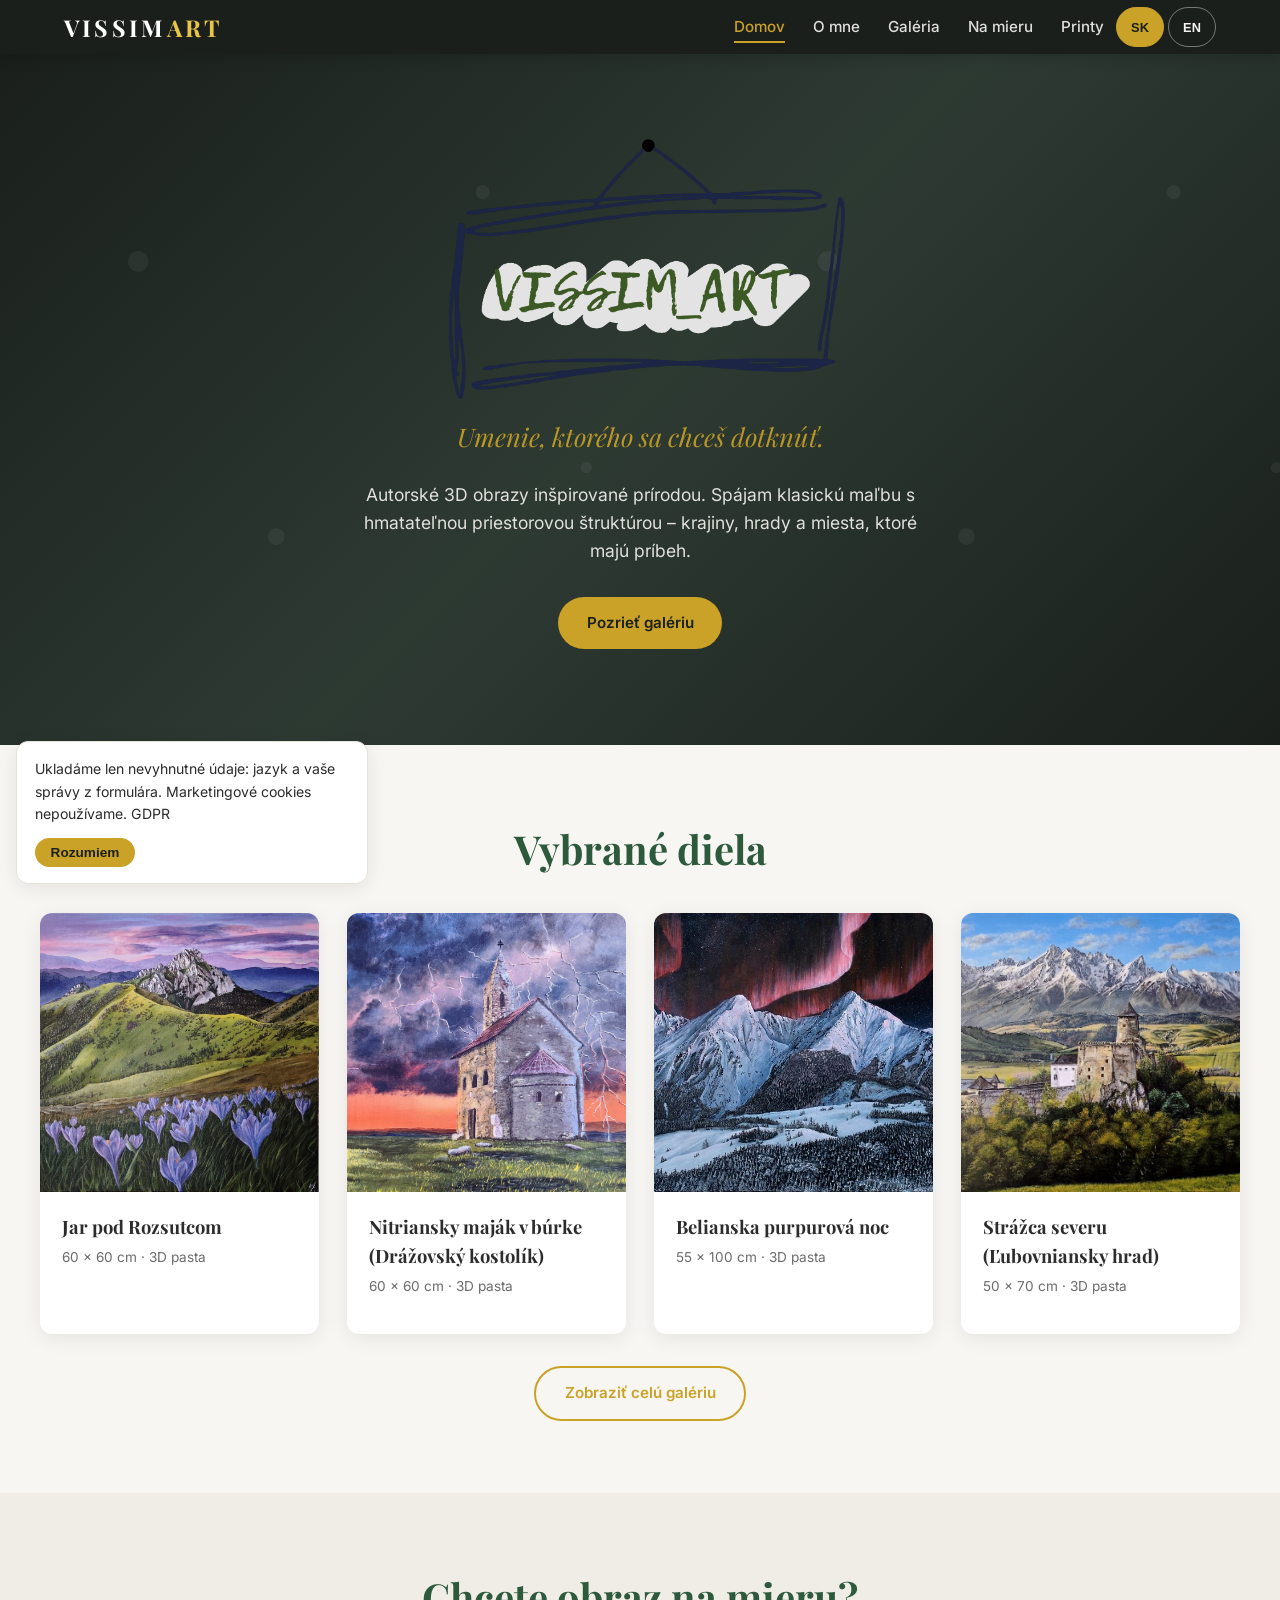
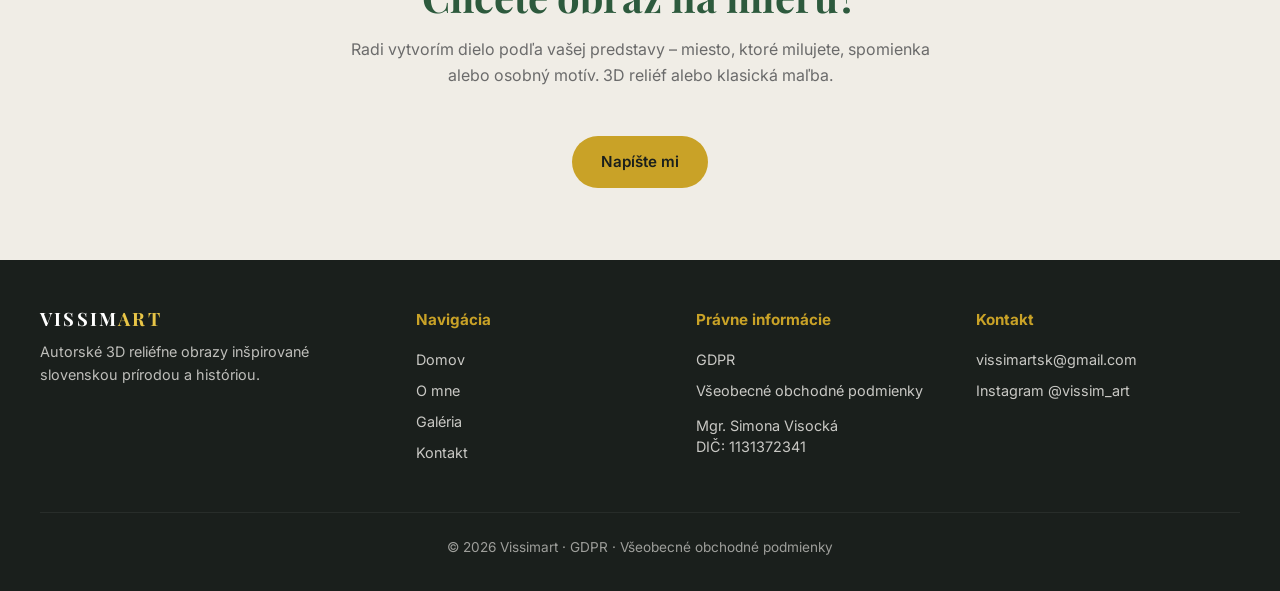
<file: index.html>
<!DOCTYPE html>
<html lang="sk">
<head>
  <meta charset="UTF-8">
  <meta name="viewport" content="width=device-width, initial-scale=1.0">
  <title>Vissimart – Umenie, ktorého sa chceš dotknúť</title>
  <meta name="description" content="Autorské 3D reliéfne obrazy Simony Visockej inšpirované slovenskou prírodou, hradmi a krajinou.">
  <link rel="preconnect" href="https://fonts.googleapis.com">
  <link rel="preconnect" href="https://fonts.gstatic.com" crossorigin>
  <link href="https://fonts.googleapis.com/css2?family=Inter:wght@400;500;600;700&family=Playfair+Display:ital,wght@0,600;0,700;1,400&display=swap" rel="stylesheet">
  <link rel="icon" href="favicon.svg">
  <link rel="stylesheet" href="css/styles.css?v=156">
</head>
<body class="lang-sk">
    <header class="site-header">
    <div class="header-inner">
      <a href="index.html" class="logo">VISSIM<span class="logo-art">ART</span></a>
      <button class="menu-toggle" aria-label="Menu">☰</button>
            <nav class="nav">
        <a href="index.html" class="active"><span data-lang="sk">Domov</span><span data-lang="en">Home</span></a>
        <a href="about.html"><span data-lang="sk">O mne</span><span data-lang="en">About</span></a>
        <a href="gallery.html"><span data-lang="sk">Galéria</span><span data-lang="en">Gallery</span></a>
        <a href="custom.html"><span data-lang="sk">Na mieru</span><span data-lang="en">Custom</span></a>
        <a href="prints.html"><span data-lang="sk">Printy</span><span data-lang="en">Prints</span></a>
      </nav>
      <div class="lang-switch">
        <button type="button" class="lang-btn active" data-set-lang="sk">SK</button>
        <button type="button" class="lang-btn" data-set-lang="en">EN</button>
      </div>
    </div>
  </header>

  <section class="hero">
    <div class="hero-content">
      <h1 class="hero-title"><img class="hero-logo" src="images/logo-sign.png?v=156" alt="Vissimart"></h1>
      <p class="tagline">
        <span data-lang="sk">Umenie, ktorého sa chceš dotknúť.</span>
        <span data-lang="en">Art you want to touch.</span>
      </p>
      <p>
        <span data-lang="sk">Autorské 3D obrazy inšpirované prírodou. Spájam klasickú maľbu s hmatateľnou priestorovou štruktúrou – krajiny, hrady a miesta, ktoré majú príbeh.</span>
        <span data-lang="en">Original 3D paintings inspired by nature. I combine classical painting with tangible spatial structure – landscapes, castles and places that have a story.</span>
      </p>
      <a href="gallery.html" class="btn">
        <span data-lang="sk">Pozrieť galériu</span>
        <span data-lang="en">View Gallery</span>
      </a>
    </div>
  </section>

  <section class="section">
    <div class="section-inner">
      <h2 class="section-title">
        <span data-lang="sk">Vybrané diela</span>
        <span data-lang="en">Featured Works</span>
      </h2>

      <div class="featured-grid">
        <a href="gallery.html" class="art-card" data-art-id="rozsutec">
          <div class="art-card-image">
            <img src="images/rozsutec.jpg" alt="">
          </div>
          <div class="art-card-body">
            <h3>
              <span data-lang="sk">Jar pod Rozsutcom</span>
              <span data-lang="en">Spring under Rozsutec</span>
            </h3>
            <p class="meta">60 × 60 cm · 3D pasta</p>
          </div>
        </a>

        <a href="gallery.html" class="art-card" data-art-id="drazovce">
          <div class="art-card-image">
            <img src="images/drazovce.jpg" alt="">
          </div>
          <div class="art-card-body">
            <h3>
              <span data-lang="sk">Nitriansky maják v búrke (Drážovský kostolík)</span>
              <span data-lang="en">Nitra Lighthouse in the Storm (Drážovce Church)</span>
            </h3>
            <p class="meta">60 × 60 cm · 3D pasta</p>
          </div>
        </a>

        <a href="gallery.html" class="art-card" data-art-id="belianska">
          <div class="art-card-image">
            <img src="images/belianska.jpg" alt="">
          </div>
          <div class="art-card-body">
            <h3>
              <span data-lang="sk">Belianska purpurová noc</span>
              <span data-lang="en">Belianske Purple Night</span>
            </h3>
            <p class="meta">55 × 100 cm · 3D pasta</p>
          </div>
        </a>

        <a href="gallery.html" class="art-card" data-art-id="lubovna">
          <div class="art-card-image">
            <img src="images/lubovna.jpg" alt="">
          </div>
          <div class="art-card-body">
            <h3>
              <span data-lang="sk">Strážca severu (Ľubovniansky hrad)</span>
              <span data-lang="en">Guardian of the North (Ľubovňa Castle)</span>
            </h3>
            <p class="meta">50 × 70 cm · 3D pasta</p>
          </div>
        </a>
      </div>

      <div class="text-center mt-2">
        <a href="gallery.html" class="btn btn-outline">
          <span data-lang="sk">Zobraziť celú galériu</span>
          <span data-lang="en">View Full Gallery</span>
        </a>
      </div>
    </div>
  </section>

  <section class="section" style="background: #f0ede6;">
    <div class="section-inner text-center">
      <h2 class="section-title">
        <span data-lang="sk">Chcete obraz na mieru?</span>
        <span data-lang="en">Want a custom painting?</span>
      </h2>
      <p class="section-subtitle">
        <span data-lang="sk">Radi vytvorím dielo podľa vašej predstavy – miesto, ktoré milujete, spomienka alebo osobný motív. 3D reliéf alebo klasická maľba.</span>
        <span data-lang="en">I will gladly create a work according to your idea – a place you love, a memory or a personal motif. 3D relief or classical painting.</span>
      </p>
      <a href="contact.html" class="btn">
        <span data-lang="sk">Napíšte mi</span>
        <span data-lang="en">Contact me</span>
      </a>
    </div>
  </section>

    <footer class="site-footer">
    <div class="footer-inner footer-grid-4">
      <div class="footer-brand">
        <a href="index.html" class="logo">VISSIM<span class="logo-art">ART</span></a>
        <p>
          <span data-lang="sk">Autorské 3D reliéfne obrazy inšpirované slovenskou prírodou a históriou.</span>
          <span data-lang="en">Original 3D relief paintings inspired by Slovak nature and history.</span>
        </p>
      </div>
      <div class="footer-links">
        <h4><span data-lang="sk">Navigácia</span><span data-lang="en">Navigation</span></h4>
        <a href="index.html"><span data-lang="sk">Domov</span><span data-lang="en">Home</span></a>
        <a href="about.html"><span data-lang="sk">O mne</span><span data-lang="en">About</span></a>
        <a href="gallery.html"><span data-lang="sk">Galéria</span><span data-lang="en">Gallery</span></a>
        <a href="contact.html"><span data-lang="sk">Kontakt</span><span data-lang="en">Contact</span></a>
      </div>
      <div class="footer-links">
        <h4><span data-lang="sk">Právne informácie</span><span data-lang="en">Legal</span></h4>
        <a href="gdpr.html">GDPR</a>
        <a href="vop.html"><span data-lang="sk">Všeobecné obchodné podmienky</span><span data-lang="en">Terms and conditions</span></a>
        <p class="footer-legal-id">Mgr. Simona Visocká<br>DIČ: 1131372341</p>
      </div>
      <div class="footer-links">
        <h4><span data-lang="sk">Kontakt</span><span data-lang="en">Contact</span></h4>
        <a href="mailto:vissimartsk@gmail.com">vissimartsk@gmail.com</a>
        <a href="https://www.instagram.com/vissim_art/" target="_blank" rel="noopener">Instagram @vissim_art</a>
      </div>
    </div>
    <div class="footer-bottom">
      © 2026 Vissimart · <a href="gdpr.html">GDPR</a> · <a href="vop.html"><span data-lang="sk">Všeobecné obchodné podmienky</span><span data-lang="en">Terms and conditions</span></a>
    </div>
  </footer>
  <div class="cookie-banner" id="cookie-banner" hidden>
    <p>
      <span data-lang="sk">Ukladáme len nevyhnutné údaje: jazyk a vaše správy z formulára. Marketingové cookies nepoužívame.</span>
      <span data-lang="en">We only store what is necessary: language and your form messages. We do not use marketing cookies.</span>
      <a href="gdpr.html">GDPR</a>
    </p>
    <button type="button" class="btn" id="cookie-ok"><span data-lang="sk">Rozumiem</span><span data-lang="en">I understand</span></button>
  </div>

  <script src="js/script.js?v=156"></script>
</body>
</html>
</file>
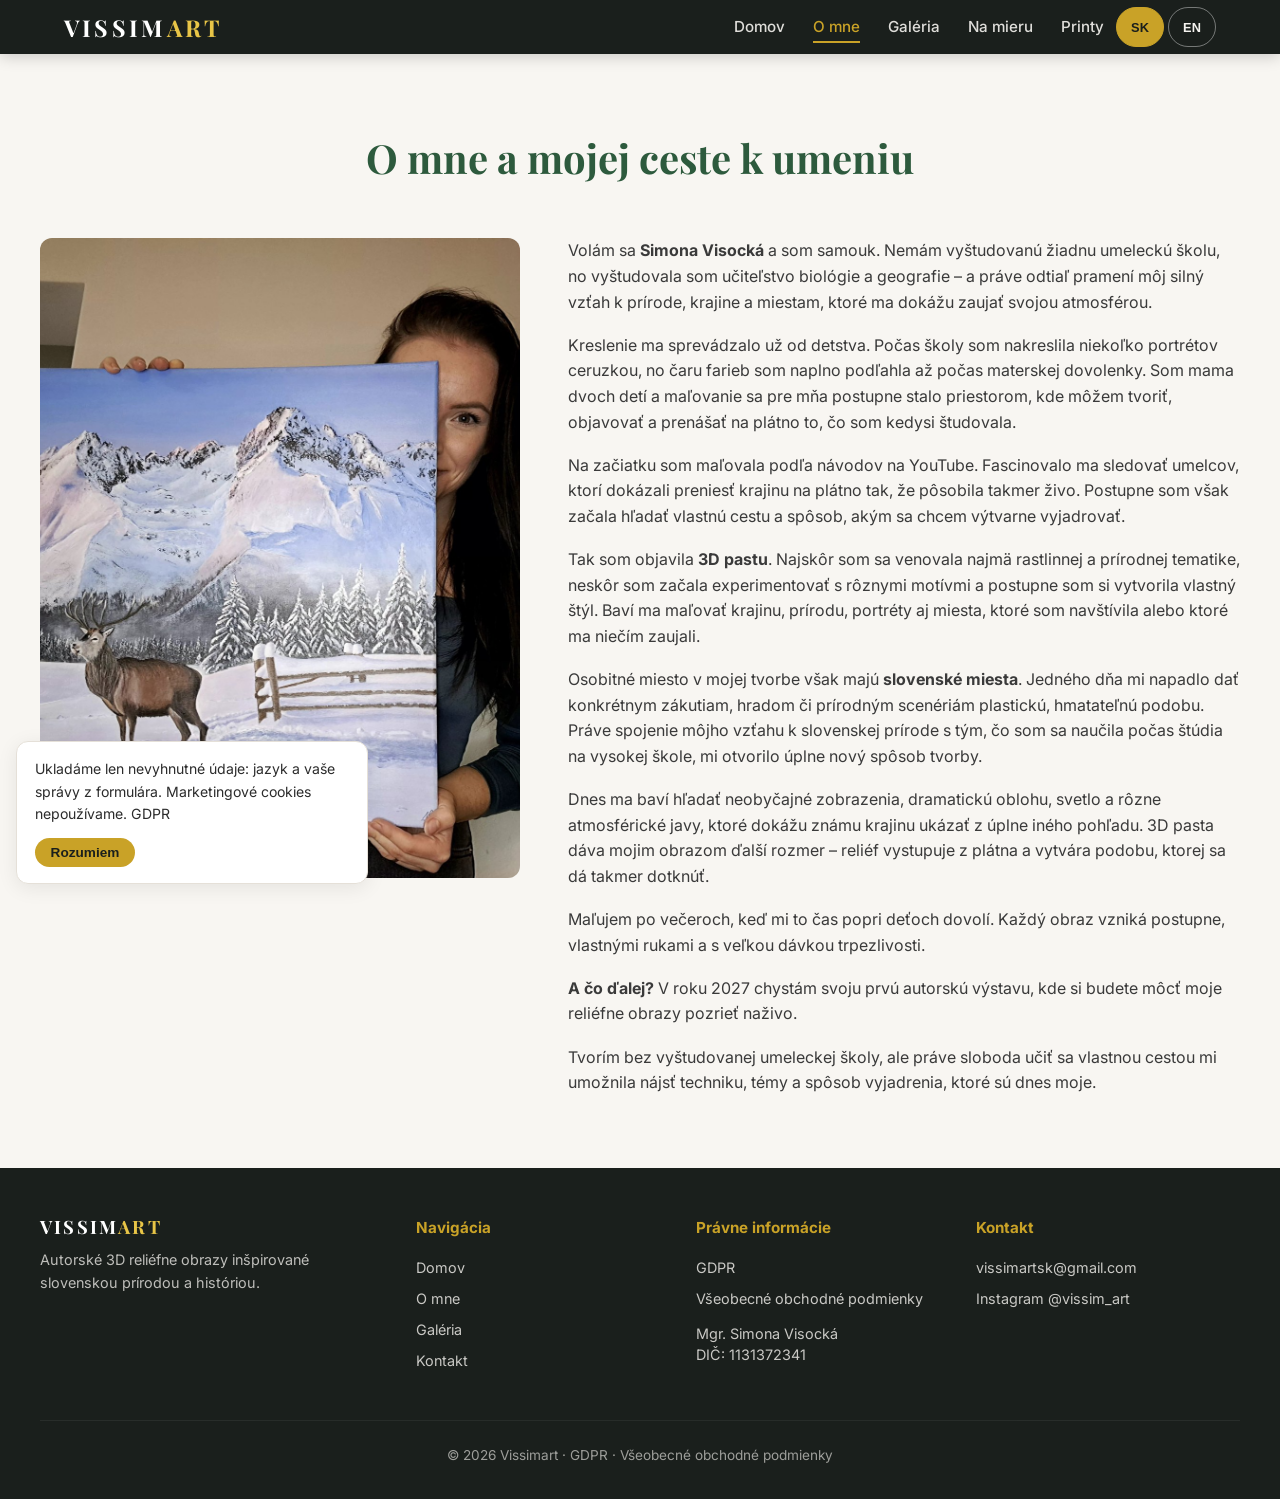
<file: about.html>
<!DOCTYPE html>
<html lang="sk">
<head>
  <meta charset="UTF-8">
  <meta name="viewport" content="width=device-width, initial-scale=1.0">
  <title>O mne – Vissimart | Simona Visocká</title>
  <meta name="description" content="Príbeh Simony Visockej – samouk, mama, umelkyňa 3D reliéfnych obrazov inšpirovaných slovenskou prírodou.">
  <link rel="preconnect" href="https://fonts.googleapis.com">
  <link rel="preconnect" href="https://fonts.gstatic.com" crossorigin>
  <link href="https://fonts.googleapis.com/css2?family=Inter:wght@400;500;600;700&family=Playfair+Display:ital,wght@0,600;0,700;1,400&display=swap" rel="stylesheet">
  <link rel="icon" href="favicon.svg">
  <link rel="stylesheet" href="css/styles.css?v=156">
</head>
<body class="lang-sk">
    <header class="site-header">
    <div class="header-inner">
      <a href="index.html" class="logo">VISSIM<span class="logo-art">ART</span></a>
      <button class="menu-toggle" aria-label="Menu">☰</button>
            <nav class="nav">
        <a href="index.html"><span data-lang="sk">Domov</span><span data-lang="en">Home</span></a>
        <a href="about.html" class="active"><span data-lang="sk">O mne</span><span data-lang="en">About</span></a>
        <a href="gallery.html"><span data-lang="sk">Galéria</span><span data-lang="en">Gallery</span></a>
        <a href="custom.html"><span data-lang="sk">Na mieru</span><span data-lang="en">Custom</span></a>
        <a href="prints.html"><span data-lang="sk">Printy</span><span data-lang="en">Prints</span></a>
      </nav>
      <div class="lang-switch">
        <button type="button" class="lang-btn active" data-set-lang="sk">SK</button>
        <button type="button" class="lang-btn" data-set-lang="en">EN</button>
      </div>
    </div>
  </header>

  <section class="section">
    <div class="section-inner">
      <h1 class="section-title">
        <span data-lang="sk">O mne a mojej ceste k umeniu</span>
        <span data-lang="en">About me and my journey to art</span>
      </h1>

      <div class="about-content" style="margin-top: 3rem;">
        <div class="about-image">
          <img src="images/artist.jpg" alt="Simona Visocká">
        </div>

        <div class="about-text">
          <div class="block-sk">
            <p>Volám sa <strong>Simona Visocká</strong> a som samouk. Nemám vyštudovanú žiadnu umeleckú školu, no vyštudovala som učiteľstvo biológie a geografie – a práve odtiaľ pramení môj silný vzťah k prírode, krajine a miestam, ktoré ma dokážu zaujať svojou atmosférou.</p>

            <p>Kreslenie ma sprevádzalo už od detstva. Počas školy som nakreslila niekoľko portrétov ceruzkou, no čaru farieb som naplno podľahla až počas materskej dovolenky. Som mama dvoch detí a maľovanie sa pre mňa postupne stalo priestorom, kde môžem tvoriť, objavovať a prenášať na plátno to, čo som kedysi študovala.</p>

            <p>Na začiatku som maľovala podľa návodov na YouTube. Fascinovalo ma sledovať umelcov, ktorí dokázali preniesť krajinu na plátno tak, že pôsobila takmer živo. Postupne som však začala hľadať vlastnú cestu a spôsob, akým sa chcem výtvarne vyjadrovať.</p>

            <p>Tak som objavila <strong>3D pastu</strong>. Najskôr som sa venovala najmä rastlinnej a prírodnej tematike, neskôr som začala experimentovať s rôznymi motívmi a postupne som si vytvorila vlastný štýl. Baví ma maľovať krajinu, prírodu, portréty aj miesta, ktoré som navštívila alebo ktoré ma niečím zaujali.</p>

            <p>Osobitné miesto v mojej tvorbe však majú <strong>slovenské miesta</strong>. Jedného dňa mi napadlo dať konkrétnym zákutiam, hradom či prírodným scenériám plastickú, hmatateľnú podobu. Práve spojenie môjho vzťahu k slovenskej prírode s tým, čo som sa naučila počas štúdia na vysokej škole, mi otvorilo úplne nový spôsob tvorby.</p>

            <p>Dnes ma baví hľadať neobyčajné zobrazenia, dramatickú oblohu, svetlo a rôzne atmosférické javy, ktoré dokážu známu krajinu ukázať z úplne iného pohľadu. 3D pasta dáva mojim obrazom ďalší rozmer – reliéf vystupuje z plátna a vytvára podobu, ktorej sa dá takmer dotknúť.</p>

            <p>Maľujem po večeroch, keď mi to čas popri deťoch dovolí. Každý obraz vzniká postupne, vlastnými rukami a s veľkou dávkou trpezlivosti.</p>

            <p><strong>A čo ďalej?</strong> V roku 2027 chystám svoju prvú autorskú výstavu, kde si budete môcť moje reliéfne obrazy pozrieť naživo.</p>

            <p>Tvorím bez vyštudovanej umeleckej školy, ale práve sloboda učiť sa vlastnou cestou mi umožnila nájsť techniku, témy a spôsob vyjadrenia, ktoré sú dnes moje.</p>
          </div>

          <div class="block-en">
            <p>My name is <strong>Simona Visocká</strong> and I am self-taught. I do not have a formal art education, but I studied biology and geography teaching – and that is where my strong connection to nature, landscape and places that captivate me with their atmosphere comes from.</p>

            <p>Drawing has accompanied me since childhood. During school I drew several pencil portraits, but I fully surrendered to the magic of colour during maternity leave. I am a mother of two and painting gradually became a space where I can create, explore and transfer onto canvas what I once studied.</p>

            <p>At the beginning I painted following YouTube tutorials. I was fascinated by artists who could transfer a landscape onto canvas so that it almost seemed alive. Gradually, however, I began to search for my own path and the way I want to express myself artistically.</p>

            <p>That is how I discovered <strong>3D paste</strong>. At first I focused mainly on plant and nature themes, later I began experimenting with different motifs and gradually developed my own style. I enjoy painting landscapes, nature, portraits and places I have visited or that somehow intrigued me.</p>

            <p>A special place in my work belongs to <strong>Slovak locations</strong>. One day it occurred to me to give specific corners, castles or natural scenery a plastic, tangible form. The combination of my relationship to Slovak nature with what I learned during university studies opened up a completely new way of creating.</p>

            <p>Today I enjoy searching for unusual depictions, dramatic skies, light and various atmospheric phenomena that can show a familiar landscape from a completely different perspective. 3D paste gives my paintings another dimension – the relief rises from the canvas and creates a form that you can almost touch.</p>

            <p>I paint in the evenings, when time with the children allows. Every painting is created gradually, by my own hands and with a great deal of patience.</p>

            <p><strong>What next?</strong> In 2027 I am preparing my first solo exhibition, where you will be able to see my relief paintings in person.</p>

            <p>I create without a formal art school education, but it is precisely the freedom to learn my own way that allowed me to find the technique, themes and means of expression that are mine today.</p>
          </div>
        </div>
      </div>
    </div>
  </section>

    <footer class="site-footer">
    <div class="footer-inner footer-grid-4">
      <div class="footer-brand">
        <a href="index.html" class="logo">VISSIM<span class="logo-art">ART</span></a>
        <p>
          <span data-lang="sk">Autorské 3D reliéfne obrazy inšpirované slovenskou prírodou a históriou.</span>
          <span data-lang="en">Original 3D relief paintings inspired by Slovak nature and history.</span>
        </p>
      </div>
      <div class="footer-links">
        <h4><span data-lang="sk">Navigácia</span><span data-lang="en">Navigation</span></h4>
        <a href="index.html"><span data-lang="sk">Domov</span><span data-lang="en">Home</span></a>
        <a href="about.html"><span data-lang="sk">O mne</span><span data-lang="en">About</span></a>
        <a href="gallery.html"><span data-lang="sk">Galéria</span><span data-lang="en">Gallery</span></a>
        <a href="contact.html"><span data-lang="sk">Kontakt</span><span data-lang="en">Contact</span></a>
      </div>
      <div class="footer-links">
        <h4><span data-lang="sk">Právne informácie</span><span data-lang="en">Legal</span></h4>
        <a href="gdpr.html">GDPR</a>
        <a href="vop.html"><span data-lang="sk">Všeobecné obchodné podmienky</span><span data-lang="en">Terms and conditions</span></a>
        <p class="footer-legal-id">Mgr. Simona Visocká<br>DIČ: 1131372341</p>
      </div>
      <div class="footer-links">
        <h4><span data-lang="sk">Kontakt</span><span data-lang="en">Contact</span></h4>
        <a href="mailto:vissimartsk@gmail.com">vissimartsk@gmail.com</a>
        <a href="https://www.instagram.com/vissim_art/" target="_blank" rel="noopener">Instagram @vissim_art</a>
      </div>
    </div>
    <div class="footer-bottom">
      © 2026 Vissimart · <a href="gdpr.html">GDPR</a> · <a href="vop.html"><span data-lang="sk">Všeobecné obchodné podmienky</span><span data-lang="en">Terms and conditions</span></a>
    </div>
  </footer>
  <div class="cookie-banner" id="cookie-banner" hidden>
    <p>
      <span data-lang="sk">Ukladáme len nevyhnutné údaje: jazyk a vaše správy z formulára. Marketingové cookies nepoužívame.</span>
      <span data-lang="en">We only store what is necessary: language and your form messages. We do not use marketing cookies.</span>
      <a href="gdpr.html">GDPR</a>
    </p>
    <button type="button" class="btn" id="cookie-ok"><span data-lang="sk">Rozumiem</span><span data-lang="en">I understand</span></button>
  </div>

  <script src="js/script.js?v=156"></script>
</body>
</html>
</file>
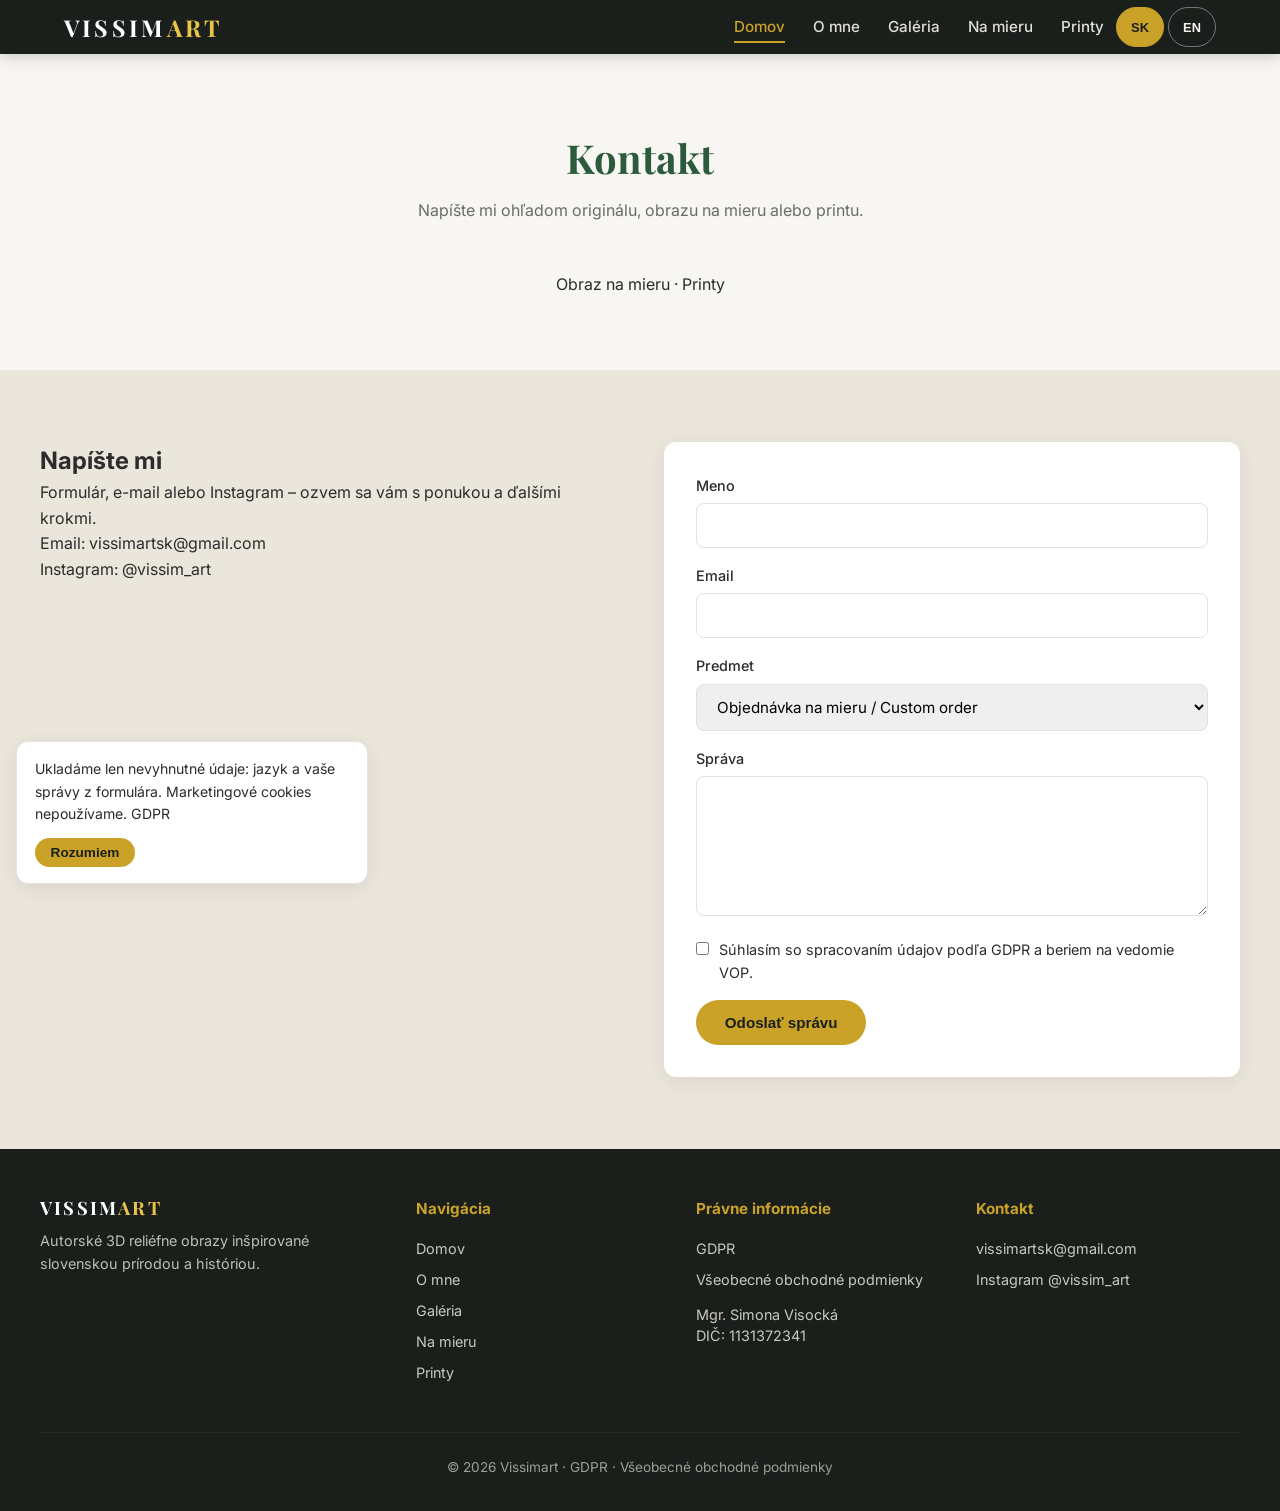
<file: contact.html>
<!DOCTYPE html>
<html lang="sk">
<head>
  <meta charset="UTF-8">
  <meta name="viewport" content="width=device-width, initial-scale=1.0">
  <title>Kontakt – Vissimart</title>
  <meta name="description" content="Kontaktujte Simonu Visockú.">
  <link rel="preconnect" href="https://fonts.googleapis.com">
  <link rel="preconnect" href="https://fonts.gstatic.com" crossorigin>
  <link href="https://fonts.googleapis.com/css2?family=Inter:wght@400;500;600;700&family=Playfair+Display:ital,wght@0,600;0,700;1,400&display=swap" rel="stylesheet">
  <link rel="icon" href="favicon.svg">
  <link rel="stylesheet" href="css/styles.css?v=156">
</head>
<body class="lang-sk">
  <header class="site-header">
    <div class="header-inner">
      <a href="index.html" class="logo">VISSIM<span class="logo-art">ART</span></a>
      <button class="menu-toggle" aria-label="Menu">☰</button>
      <nav class="nav">
        <a href="index.html" class="active"><span data-lang="sk">Domov</span><span data-lang="en">Home</span></a>
        <a href="about.html"><span data-lang="sk">O mne</span><span data-lang="en">About</span></a>
        <a href="gallery.html"><span data-lang="sk">Galéria</span><span data-lang="en">Gallery</span></a>
        <a href="custom.html"><span data-lang="sk">Na mieru</span><span data-lang="en">Custom</span></a>
        <a href="prints.html"><span data-lang="sk">Printy</span><span data-lang="en">Prints</span></a>
      </nav>
      <div class="lang-switch">
        <button type="button" class="lang-btn active" data-set-lang="sk">SK</button>
        <button type="button" class="lang-btn" data-set-lang="en">EN</button>
      </div>
    </div>
  </header>
  <section class="section">
    <div class="section-inner text-center">
      <h1 class="section-title"><span data-lang="sk">Kontakt</span><span data-lang="en">Contact</span></h1>
      <p class="section-subtitle">
        <span data-lang="sk">Napíšte mi ohľadom originálu, obrazu na mieru alebo printu.</span>
        <span data-lang="en">Write to me about an original, a custom painting or a print.</span>
      </p>
      <p class="mt-2">
        <a href="custom.html"><span data-lang="sk">Obraz na mieru</span><span data-lang="en">Custom painting</span></a>
        ·
        <a href="prints.html"><span data-lang="sk">Printy</span><span data-lang="en">Prints</span></a>
      </p>
    </div>
  </section>
<section id="formular" class="section" style="background:#ebe6dc">
    <div class="contact-grid section-inner">
      <div>
        <h2><span data-lang="sk">Napíšte mi</span><span data-lang="en">Write to me</span></h2>
        <p data-lang="sk">Formulár, e-mail alebo Instagram – ozvem sa vám s ponukou a ďalšími krokmi.</p>
        <p data-lang="en">Form, e-mail or Instagram – I will get back to you with a proposal and next steps.</p>
        <p>Email: <a href="mailto:vissimartsk@gmail.com">vissimartsk@gmail.com</a></p>
        <p>Instagram: <a href="https://www.instagram.com/vissim_art/" target="_blank" rel="noopener">@vissim_art</a></p>
      </div>
      <form class="contact-form" id="contact-form" action="send.php" method="post">
        <input class="hp" type="text" name="website" tabindex="-1" autocomplete="off">
        <label><span data-lang="sk">Meno</span><span data-lang="en">Name</span>
          <input required name="name" maxlength="120">
        </label>
        <label>Email
          <input required type="email" name="email" maxlength="180">
        </label>
        <label><span data-lang="sk">Predmet</span><span data-lang="en">Subject</span>
          <select name="subject">
            <option value="commission">Objednávka na mieru / Custom order</option>
            <option value="print">Print</option>
            <option value="interest">Záujem o originál / Interest in original</option>
          </select>
        </label>
        <label><span data-lang="sk">Správa</span><span data-lang="en">Message</span>
          <textarea required name="message" rows="6" maxlength="5000"></textarea>
        </label>
        <label class="check">
          <input required type="checkbox" name="consent" value="1">
          <span data-lang="sk">Súhlasím so spracovaním údajov podľa GDPR a beriem na vedomie VOP.</span>
          <span data-lang="en">I agree to data processing under GDPR and acknowledge the terms (VOP).</span>
        </label>
        <button class="btn" type="submit"><span data-lang="sk">Odoslať správu</span><span data-lang="en">Send message</span></button>
        <p class="form-error" id="form-error" hidden></p>
        <p class="form-ok" id="form-ok" hidden>
          <span data-lang="sk">Ďakujem, správa bola odoslaná. Ozvem sa vám e-mailom.</span>
          <span data-lang="en">Thank you, your message was sent. I will reply by e-mail.</span>
        </p>
      </form>
    </div>
  </section>

  <footer class="site-footer">
    <div class="footer-inner footer-grid-4">
      <div class="footer-brand">
        <a href="index.html" class="logo">VISSIM<span class="logo-art">ART</span></a>
        <p>
          <span data-lang="sk">Autorské 3D reliéfne obrazy inšpirované slovenskou prírodou a históriou.</span>
          <span data-lang="en">Original 3D relief paintings inspired by Slovak nature and history.</span>
        </p>
      </div>
      <div class="footer-links">
        <h4><span data-lang="sk">Navigácia</span><span data-lang="en">Navigation</span></h4>
        <a href="index.html"><span data-lang="sk">Domov</span><span data-lang="en">Home</span></a>
        <a href="about.html"><span data-lang="sk">O mne</span><span data-lang="en">About</span></a>
        <a href="gallery.html"><span data-lang="sk">Galéria</span><span data-lang="en">Gallery</span></a>
        <a href="contact.html"><span data-lang="sk">Na mieru</span><span data-lang="en">Custom</span></a>
        <a href="prints.html"><span data-lang="sk">Printy</span><span data-lang="en">Prints</span></a>
      </div>
      <div class="footer-links">
        <h4><span data-lang="sk">Právne informácie</span><span data-lang="en">Legal</span></h4>
        <a href="gdpr.html">GDPR</a>
        <a href="vop.html"><span data-lang="sk">Všeobecné obchodné podmienky</span><span data-lang="en">Terms and conditions</span></a>
        <p class="footer-legal-id">Mgr. Simona Visocká<br>DIČ: 1131372341</p>
      </div>
      <div class="footer-links">
        <h4><span data-lang="sk">Kontakt</span><span data-lang="en">Contact</span></h4>
        <a href="mailto:vissimartsk@gmail.com">vissimartsk@gmail.com</a>
        <a href="https://www.instagram.com/vissim_art/" target="_blank" rel="noopener">Instagram @vissim_art</a>
      </div>
    </div>
    <div class="footer-bottom">
      © 2026 Vissimart · <a href="gdpr.html">GDPR</a> · <a href="vop.html"><span data-lang="sk">Všeobecné obchodné podmienky</span><span data-lang="en">Terms and conditions</span></a>
    </div>
  </footer>
  <div class="cookie-banner" id="cookie-banner" hidden>
    <p>
      <span data-lang="sk">Ukladáme len nevyhnutné údaje: jazyk a vaše správy z formulára. Marketingové cookies nepoužívame.</span>
      <span data-lang="en">We only store what is necessary: language and your form messages. We do not use marketing cookies.</span>
      <a href="gdpr.html">GDPR</a>
    </p>
    <button type="button" class="btn" id="cookie-ok"><span data-lang="sk">Rozumiem</span><span data-lang="en">I understand</span></button>
  </div>
  <script src="js/script.js?v=156"></script>
</body>
</html>
</file>
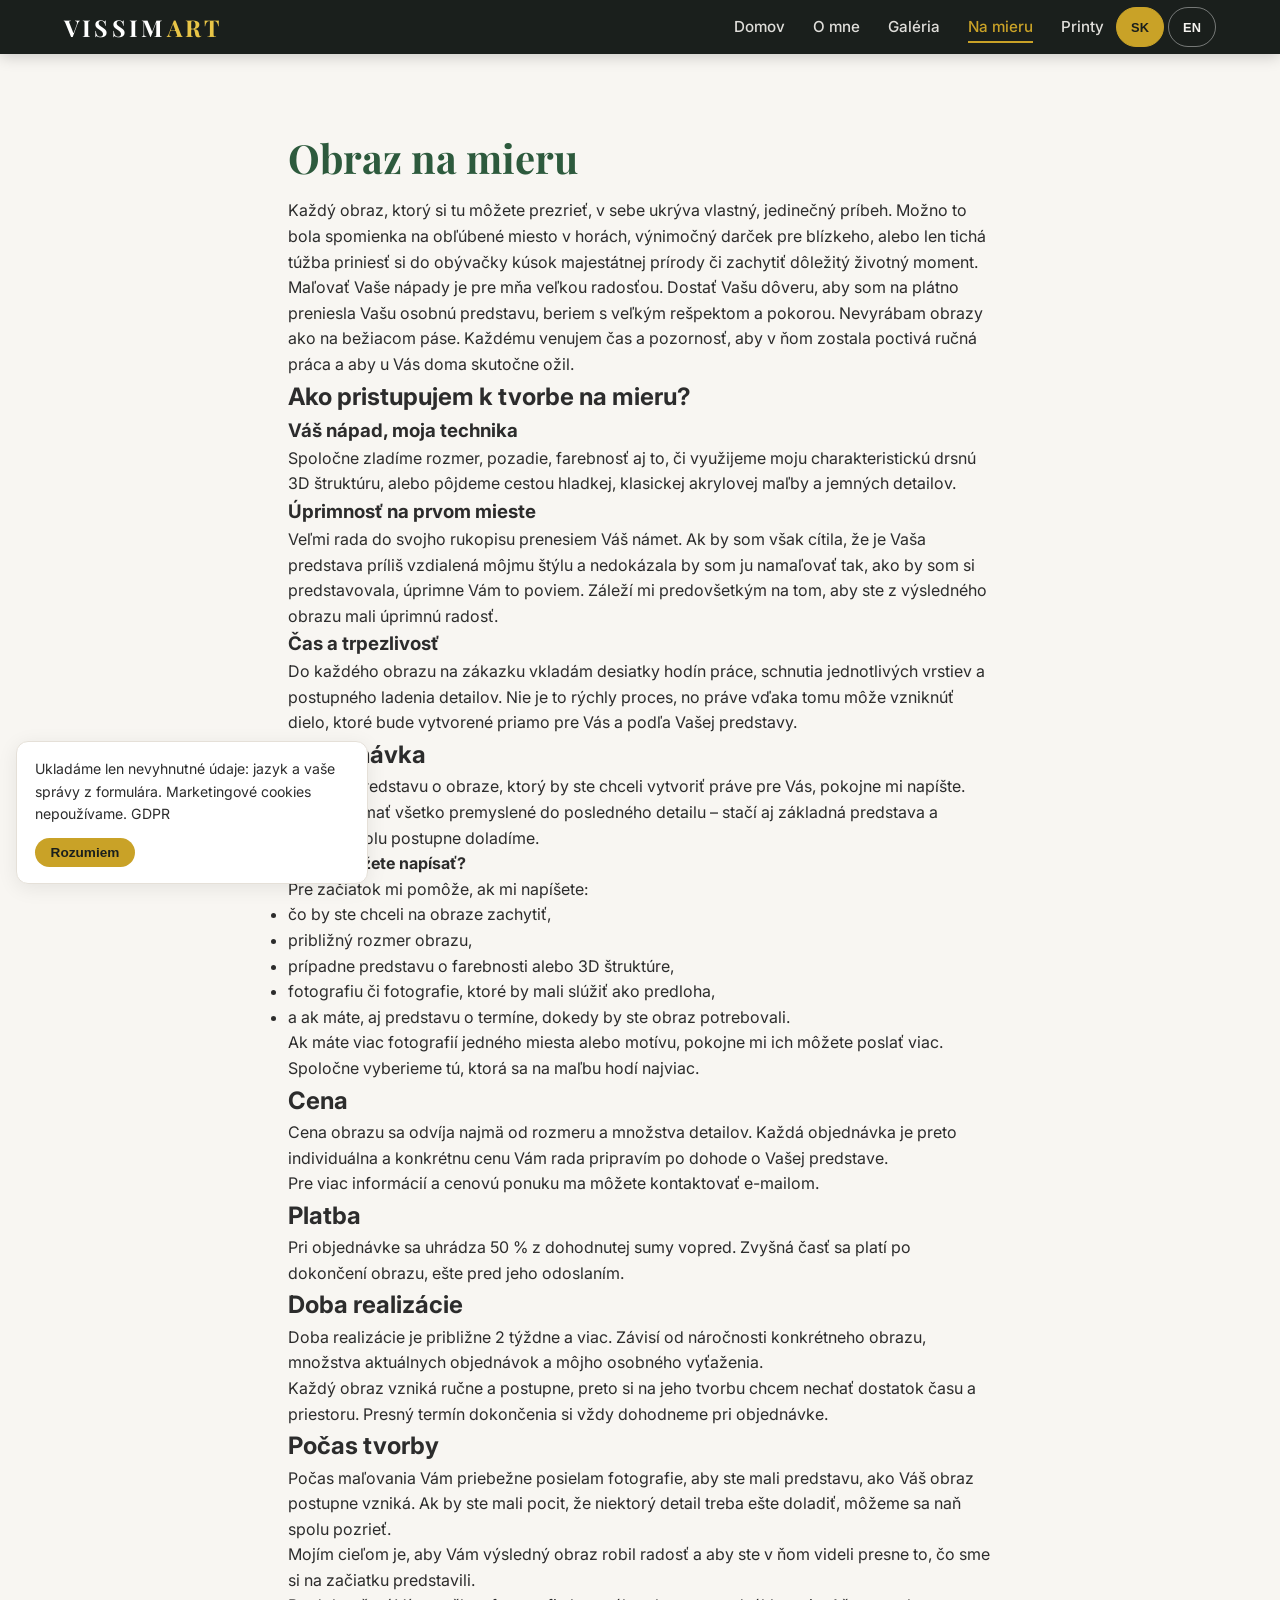
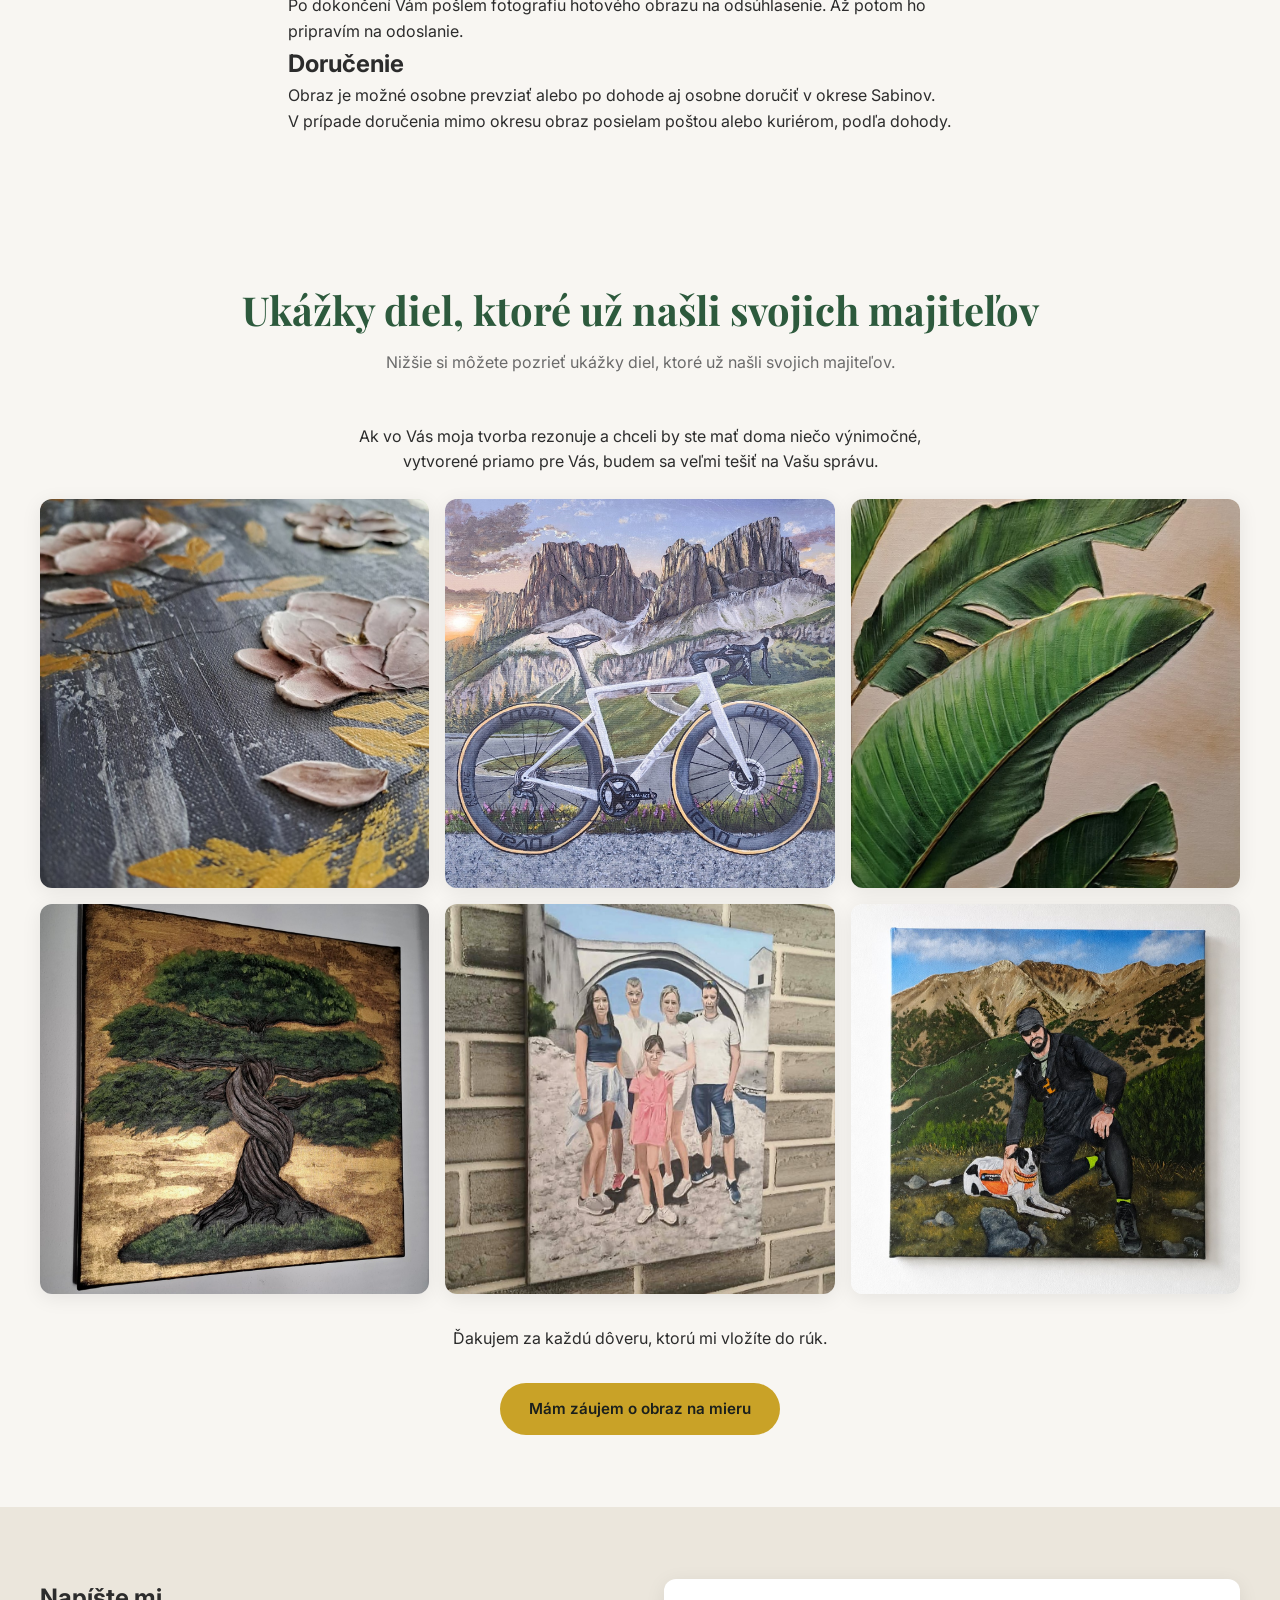
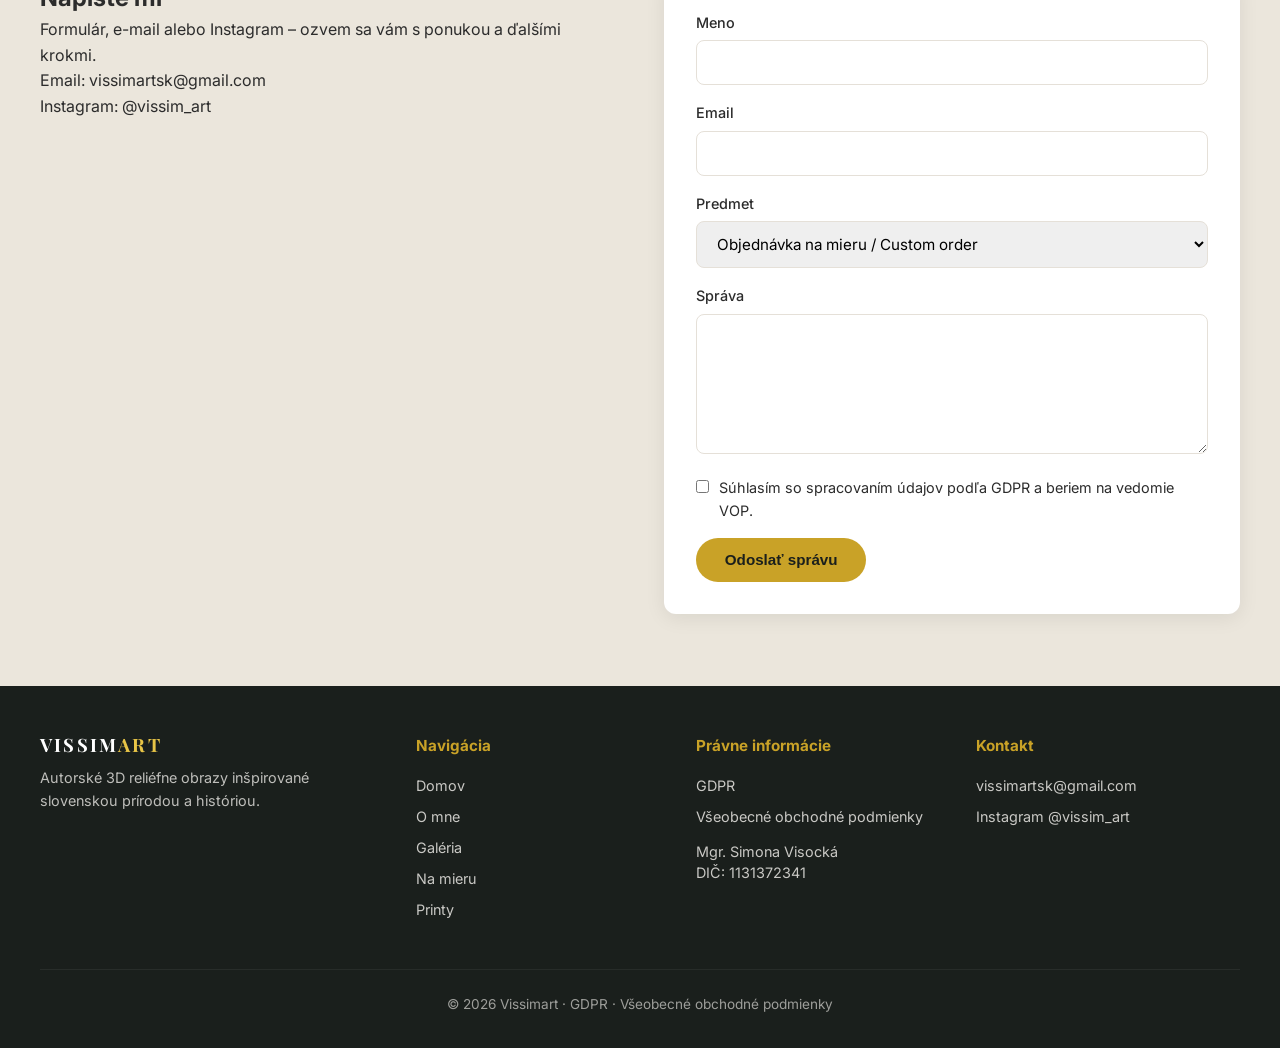
<file: custom.html>
<!DOCTYPE html>
<html lang="sk">
<head>
  <meta charset="UTF-8">
  <meta name="viewport" content="width=device-width, initial-scale=1.0">
  <title>Obraz na mieru – Vissimart</title>
  <meta name="description" content="Objednajte si obraz na mieru od Simony Visockej.">
  <link rel="preconnect" href="https://fonts.googleapis.com">
  <link rel="preconnect" href="https://fonts.gstatic.com" crossorigin>
  <link href="https://fonts.googleapis.com/css2?family=Inter:wght@400;500;600;700&family=Playfair+Display:ital,wght@0,600;0,700;1,400&display=swap" rel="stylesheet">
  <link rel="icon" href="favicon.svg">
  <link rel="stylesheet" href="css/styles.css?v=156">
</head>
<body class="lang-sk">
  <header class="site-header">
    <div class="header-inner">
      <a href="index.html" class="logo">VISSIM<span class="logo-art">ART</span></a>
      <button class="menu-toggle" aria-label="Menu">☰</button>
      <nav class="nav">
        <a href="index.html"><span data-lang="sk">Domov</span><span data-lang="en">Home</span></a>
        <a href="about.html"><span data-lang="sk">O mne</span><span data-lang="en">About</span></a>
        <a href="gallery.html"><span data-lang="sk">Galéria</span><span data-lang="en">Gallery</span></a>
        <a href="custom.html" class="active"><span data-lang="sk">Na mieru</span><span data-lang="en">Custom</span></a>
        <a href="prints.html"><span data-lang="sk">Printy</span><span data-lang="en">Prints</span></a>
      </nav>
      <div class="lang-switch">
        <button type="button" class="lang-btn active" data-set-lang="sk">SK</button>
        <button type="button" class="lang-btn" data-set-lang="en">EN</button>
      </div>
    </div>
  </header>
  <section class="section">
    <div class="section-inner" style="max-width:44rem">
      <h1 class="section-title" style="text-align:left"><span data-lang="sk">Obraz na mieru</span><span data-lang="en">Custom painting</span></h1>
      <p data-lang="sk">Každý obraz, ktorý si tu môžete prezrieť, v sebe ukrýva vlastný, jedinečný príbeh. Možno to bola spomienka na obľúbené miesto v horách, výnimočný darček pre blízkeho, alebo len tichá túžba priniesť si do obývačky kúsok majestátnej prírody či zachytiť dôležitý životný moment.</p>
      <p data-lang="en">Every painting you can browse here holds its own unique story. It may have been a memory of a favourite place in the mountains, an exceptional gift for someone close, or a quiet wish to bring a piece of majestic nature into the living room – or to capture an important moment in life.</p>
      <p data-lang="sk">Maľovať Vaše nápady je pre mňa veľkou radosťou. Dostať Vašu dôveru, aby som na plátno preniesla Vašu osobnú predstavu, beriem s veľkým rešpektom a pokorou. Nevyrábam obrazy ako na bežiacom páse. Každému venujem čas a pozornosť, aby v ňom zostala poctivá ručná práca a aby u Vás doma skutočne ožil.</p>
      <p data-lang="en">Painting your ideas is a great joy. Receiving your trust to transfer your personal vision onto canvas is something I take with deep respect and humility. I do not make paintings on a production line. Each one receives time and attention so honest handmade work remains in it – and so it truly comes alive in your home.</p>

      <h2><span data-lang="sk">Ako pristupujem k tvorbe na mieru?</span><span data-lang="en">How I approach a custom work</span></h2>
      <h3><span data-lang="sk">Váš nápad, moja technika</span><span data-lang="en">Your idea, my technique</span></h3>
      <p data-lang="sk">Spoločne zladíme rozmer, pozadie, farebnosť aj to, či využijeme moju charakteristickú drsnú 3D štruktúru, alebo pôjdeme cestou hladkej, klasickej akrylovej maľby a jemných detailov.</p>
      <p data-lang="en">Together we align size, background and colour – and whether we use my characteristic rough 3D structure, or a smooth classical acrylic painting with fine detail.</p>
      <h3><span data-lang="sk">Úprimnosť na prvom mieste</span><span data-lang="en">Honesty first</span></h3>
      <p data-lang="sk">Veľmi rada do svojho rukopisu prenesiem Váš námet. Ak by som však cítila, že je Vaša predstava príliš vzdialená môjmu štýlu a nedokázala by som ju namaľovať tak, ako by som si predstavovala, úprimne Vám to poviem. Záleží mi predovšetkým na tom, aby ste z výsledného obrazu mali úprimnú radosť.</p>
      <p data-lang="en">I am happy to carry your motif in my handwriting. If I feel your idea is too far from my style and I could not paint it as I would want, I will tell you honestly. What matters most is that you feel genuine joy in the finished painting.</p>
      <h3><span data-lang="sk">Čas a trpezlivosť</span><span data-lang="en">Time and patience</span></h3>
      <p data-lang="sk">Do každého obrazu na zákazku vkladám desiatky hodín práce, schnutia jednotlivých vrstiev a postupného ladenia detailov. Nie je to rýchly proces, no práve vďaka tomu môže vzniknúť dielo, ktoré bude vytvorené priamo pre Vás a podľa Vašej predstavy.</p>
      <p data-lang="en">Every commission receives dozens of hours of work, drying of layers and gradual tuning of details. It is not a fast process – and that is why a work made for you, according to your idea, can come into being.</p>

      <h2><span data-lang="sk">Objednávka</span><span data-lang="en">How to order</span></h2>
      <p data-lang="sk">Ak máte predstavu o obraze, ktorý by ste chceli vytvoriť práve pre Vás, pokojne mi napíšte. Nemusíte mať všetko premyslené do posledného detailu – stačí aj základná predstava a zvyšok spolu postupne doladíme.</p>
      <p data-lang="en">If you have an idea for a painting created just for you, write to me. You do not need every detail planned – a basic idea is enough and we will refine the rest together.</p>
      <p><strong><span data-lang="sk">Čo mi môžete napísať?</span><span data-lang="en">What can you write to me?</span></strong></p>
      <p data-lang="sk">Pre začiatok mi pomôže, ak mi napíšete:</p>
      <p data-lang="en">To start, it helps if you tell me:</p>
      <ul>
        <li><span data-lang="sk">čo by ste chceli na obraze zachytiť,</span><span data-lang="en">what you would like the painting to capture,</span></li>
        <li><span data-lang="sk">približný rozmer obrazu,</span><span data-lang="en">an approximate size,</span></li>
        <li><span data-lang="sk">prípadne predstavu o farebnosti alebo 3D štruktúre,</span><span data-lang="en">optionally an idea of colour or 3D structure,</span></li>
        <li><span data-lang="sk">fotografiu či fotografie, ktoré by mali slúžiť ako predloha,</span><span data-lang="en">a photo or photos to use as a reference,</span></li>
        <li><span data-lang="sk">a ak máte, aj predstavu o termíne, dokedy by ste obraz potrebovali.</span><span data-lang="en">and if you have one, a preferred deadline.</span></li>
      </ul>
      <p data-lang="sk">Ak máte viac fotografií jedného miesta alebo motívu, pokojne mi ich môžete poslať viac. Spoločne vyberieme tú, ktorá sa na maľbu hodí najviac.</p>
      <p data-lang="en">If you have several photos of one place or motif, send more. Together we will choose the one that works best for the painting.</p>

      <h2><span data-lang="sk">Cena</span><span data-lang="en">Price</span></h2>
      <p data-lang="sk">Cena obrazu sa odvíja najmä od rozmeru a množstva detailov. Každá objednávka je preto individuálna a konkrétnu cenu Vám rada pripravím po dohode o Vašej predstave.</p>
      <p data-lang="en">The price depends mainly on size and the amount of detail. Each order is therefore individual and I will gladly prepare a price after we agree on your idea.</p>
      <p data-lang="sk">Pre viac informácií a cenovú ponuku ma môžete kontaktovať e-mailom.</p>
      <p data-lang="en">For more information and a quote, contact me by e-mail.</p>

      <h2><span data-lang="sk">Platba</span><span data-lang="en">Payment</span></h2>
      <p data-lang="sk">Pri objednávke sa uhrádza 50 % z dohodnutej sumy vopred. Zvyšná časť sa platí po dokončení obrazu, ešte pred jeho odoslaním.</p>
      <p data-lang="en">A 50% deposit of the agreed amount is paid in advance. The remainder is paid after the painting is finished, before it is dispatched.</p>

      <h2><span data-lang="sk">Doba realizácie</span><span data-lang="en">Production time</span></h2>
      <p data-lang="sk">Doba realizácie je približne 2 týždne a viac. Závisí od náročnosti konkrétneho obrazu, množstva aktuálnych objednávok a môjho osobného vyťaženia.</p>
      <p data-lang="en">Production time is about 2 weeks or more. It depends on the complexity of the painting, current orders and my capacity.</p>
      <p data-lang="sk">Každý obraz vzniká ručne a postupne, preto si na jeho tvorbu chcem nechať dostatok času a priestoru. Presný termín dokončenia si vždy dohodneme pri objednávke.</p>
      <p data-lang="en">Every painting is made by hand, step by step, so I want enough time and space for it. The exact completion date is always agreed when ordering.</p>

      <h2><span data-lang="sk">Počas tvorby</span><span data-lang="en">During the work</span></h2>
      <p data-lang="sk">Počas maľovania Vám priebežne posielam fotografie, aby ste mali predstavu, ako Váš obraz postupne vzniká. Ak by ste mali pocit, že niektorý detail treba ešte doladiť, môžeme sa naň spolu pozrieť.</p>
      <p data-lang="en">While I paint I send progress photos so you can see how your painting is coming together. If you feel a detail still needs tuning, we can look at it together.</p>
      <p data-lang="sk">Mojím cieľom je, aby Vám výsledný obraz robil radosť a aby ste v ňom videli presne to, čo sme si na začiatku predstavili.</p>
      <p data-lang="en">My aim is that the finished painting brings you joy and that you see in it exactly what we imagined at the start.</p>
      <p data-lang="sk">Po dokončení Vám pošlem fotografiu hotového obrazu na odsúhlasenie. Až potom ho pripravím na odoslanie.</p>
      <p data-lang="en">When it is done I send a photo of the finished painting for your approval. Only then do I prepare it for dispatch.</p>

      <h2><span data-lang="sk">Doručenie</span><span data-lang="en">Delivery</span></h2>
      <p data-lang="sk">Obraz je možné osobne prevziať alebo po dohode aj osobne doručiť v okrese Sabinov.</p>
      <p data-lang="en">You can collect the painting in person, or I can deliver it in person in the Sabinov district by arrangement.</p>
      <p data-lang="sk">V prípade doručenia mimo okresu obraz posielam poštou alebo kuriérom, podľa dohody.</p>
      <p data-lang="en">Outside the district I send it by post or courier, as agreed.</p>
    </div>
  </section>

  <section class="section">
    <div class="section-inner">
      <h2 class="section-title">
        <span data-lang="sk">Ukážky diel, ktoré už našli svojich majiteľov</span>
        <span data-lang="en">Works that have already found their owners</span>
      </h2>
      <p class="section-subtitle">
        <span data-lang="sk">Nižšie si môžete pozrieť ukážky diel, ktoré už našli svojich majiteľov.</span>
        <span data-lang="en">Below you can see examples of works that have already found their owners.</span>
      </p>
      <p class="text-center" style="max-width:40rem;margin:0 auto 1.25rem">
        <span data-lang="sk">Ak vo Vás moja tvorba rezonuje a chceli by ste mať doma niečo výnimočné, vytvorené priamo pre Vás, budem sa veľmi tešiť na Vašu správu.</span>
        <span data-lang="en">If my work resonates with you and you would like something exceptional at home, made just for you, I will be very glad to hear from you.</span>
      </p>
      <div class="prints-grid cols-3">
        <div class="art-card"><img src="images/custom-1.jpg" alt=""></div>
        <div class="art-card"><img src="images/custom-2.jpg" alt=""></div>
        <div class="art-card"><img src="images/custom-3.jpg" alt=""></div>
        <div class="art-card"><img src="images/custom-4.jpg" alt=""></div>
        <div class="art-card"><img src="images/custom-5.jpg" alt=""></div>
        <div class="art-card"><img src="images/custom-6.jpg" alt=""></div>
      </div>
      <p class="text-center mt-2"><span data-lang="sk">Ďakujem za každú dôveru, ktorú mi vložíte do rúk.</span><span data-lang="en">Thank you for every trust you place in my hands.</span></p>
      <p class="text-center mt-2">
        <a class="btn" href="#formular"><span data-lang="sk">Mám záujem o obraz na mieru</span><span data-lang="en">I would like a custom painting</span></a>
      </p>
    </div>
  </section>

  <section id="formular" class="section" style="background:#ebe6dc">
    <div class="contact-grid section-inner">
      <div>
        <h2><span data-lang="sk">Napíšte mi</span><span data-lang="en">Write to me</span></h2>
        <p data-lang="sk">Formulár, e-mail alebo Instagram – ozvem sa vám s ponukou a ďalšími krokmi.</p>
        <p data-lang="en">Form, e-mail or Instagram – I will get back to you with a proposal and next steps.</p>
        <p>Email: <a href="mailto:vissimartsk@gmail.com">vissimartsk@gmail.com</a></p>
        <p>Instagram: <a href="https://www.instagram.com/vissim_art/" target="_blank" rel="noopener">@vissim_art</a></p>
      </div>
      <form class="contact-form" id="contact-form" action="send.php" method="post">
        <input class="hp" type="text" name="website" tabindex="-1" autocomplete="off">
        <label><span data-lang="sk">Meno</span><span data-lang="en">Name</span>
          <input required name="name" maxlength="120">
        </label>
        <label>Email
          <input required type="email" name="email" maxlength="180">
        </label>
        <label><span data-lang="sk">Predmet</span><span data-lang="en">Subject</span>
          <select name="subject">
            <option value="commission" selected>Objednávka na mieru / Custom order</option>
            <option value="print">Print</option>
            <option value="interest">Záujem o originál / Interest in original</option>
          </select>
        </label>
        <label><span data-lang="sk">Správa</span><span data-lang="en">Message</span>
          <textarea required name="message" rows="6" maxlength="5000"></textarea>
        </label>
        <label class="check">
          <input required type="checkbox" name="consent" value="1">
          <span data-lang="sk">Súhlasím so spracovaním údajov podľa GDPR a beriem na vedomie VOP.</span>
          <span data-lang="en">I agree to data processing under GDPR and acknowledge the terms (VOP).</span>
        </label>
        <button class="btn" type="submit"><span data-lang="sk">Odoslať správu</span><span data-lang="en">Send message</span></button>
        <p class="form-error" id="form-error" hidden></p>
        <p class="form-ok" id="form-ok" hidden>
          <span data-lang="sk">Ďakujem, správa bola odoslaná. Ozvem sa vám e-mailom.</span>
          <span data-lang="en">Thank you, your message was sent. I will reply by e-mail.</span>
        </p>
      </form>
    </div>
  </section>

  <footer class="site-footer">
    <div class="footer-inner footer-grid-4">
      <div class="footer-brand">
        <a href="index.html" class="logo">VISSIM<span class="logo-art">ART</span></a>
        <p>
          <span data-lang="sk">Autorské 3D reliéfne obrazy inšpirované slovenskou prírodou a históriou.</span>
          <span data-lang="en">Original 3D relief paintings inspired by Slovak nature and history.</span>
        </p>
      </div>
      <div class="footer-links">
        <h4><span data-lang="sk">Navigácia</span><span data-lang="en">Navigation</span></h4>
        <a href="index.html"><span data-lang="sk">Domov</span><span data-lang="en">Home</span></a>
        <a href="about.html"><span data-lang="sk">O mne</span><span data-lang="en">About</span></a>
        <a href="gallery.html"><span data-lang="sk">Galéria</span><span data-lang="en">Gallery</span></a>
        <a href="contact.html"><span data-lang="sk">Na mieru</span><span data-lang="en">Custom</span></a>
        <a href="prints.html"><span data-lang="sk">Printy</span><span data-lang="en">Prints</span></a>
      </div>
      <div class="footer-links">
        <h4><span data-lang="sk">Právne informácie</span><span data-lang="en">Legal</span></h4>
        <a href="gdpr.html">GDPR</a>
        <a href="vop.html"><span data-lang="sk">Všeobecné obchodné podmienky</span><span data-lang="en">Terms and conditions</span></a>
        <p class="footer-legal-id">Mgr. Simona Visocká<br>DIČ: 1131372341</p>
      </div>
      <div class="footer-links">
        <h4><span data-lang="sk">Kontakt</span><span data-lang="en">Contact</span></h4>
        <a href="mailto:vissimartsk@gmail.com">vissimartsk@gmail.com</a>
        <a href="https://www.instagram.com/vissim_art/" target="_blank" rel="noopener">Instagram @vissim_art</a>
      </div>
    </div>
    <div class="footer-bottom">
      © 2026 Vissimart · <a href="gdpr.html">GDPR</a> · <a href="vop.html"><span data-lang="sk">Všeobecné obchodné podmienky</span><span data-lang="en">Terms and conditions</span></a>
    </div>
  </footer>
  <div class="cookie-banner" id="cookie-banner" hidden>
    <p>
      <span data-lang="sk">Ukladáme len nevyhnutné údaje: jazyk a vaše správy z formulára. Marketingové cookies nepoužívame.</span>
      <span data-lang="en">We only store what is necessary: language and your form messages. We do not use marketing cookies.</span>
      <a href="gdpr.html">GDPR</a>
    </p>
    <button type="button" class="btn" id="cookie-ok"><span data-lang="sk">Rozumiem</span><span data-lang="en">I understand</span></button>
  </div>
  <script src="js/script.js?v=156"></script>
</body>
</html>
</file>
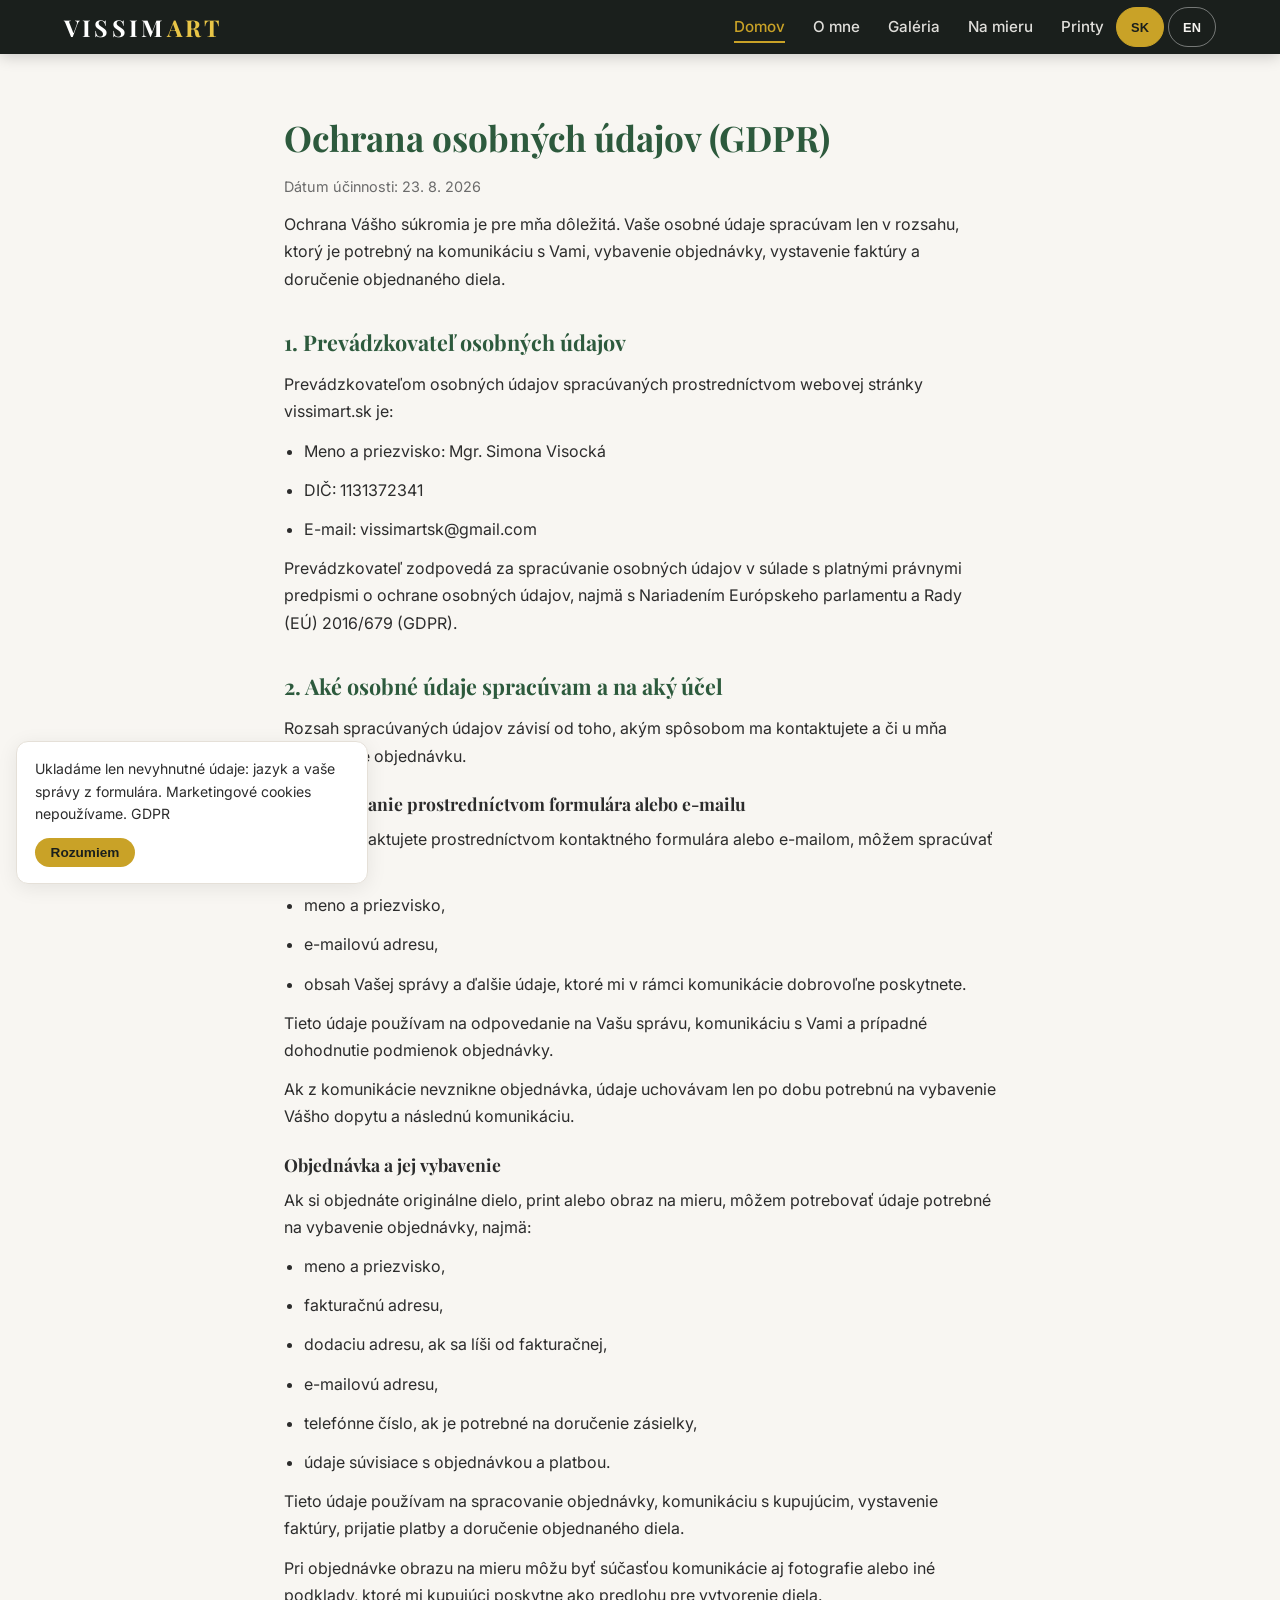
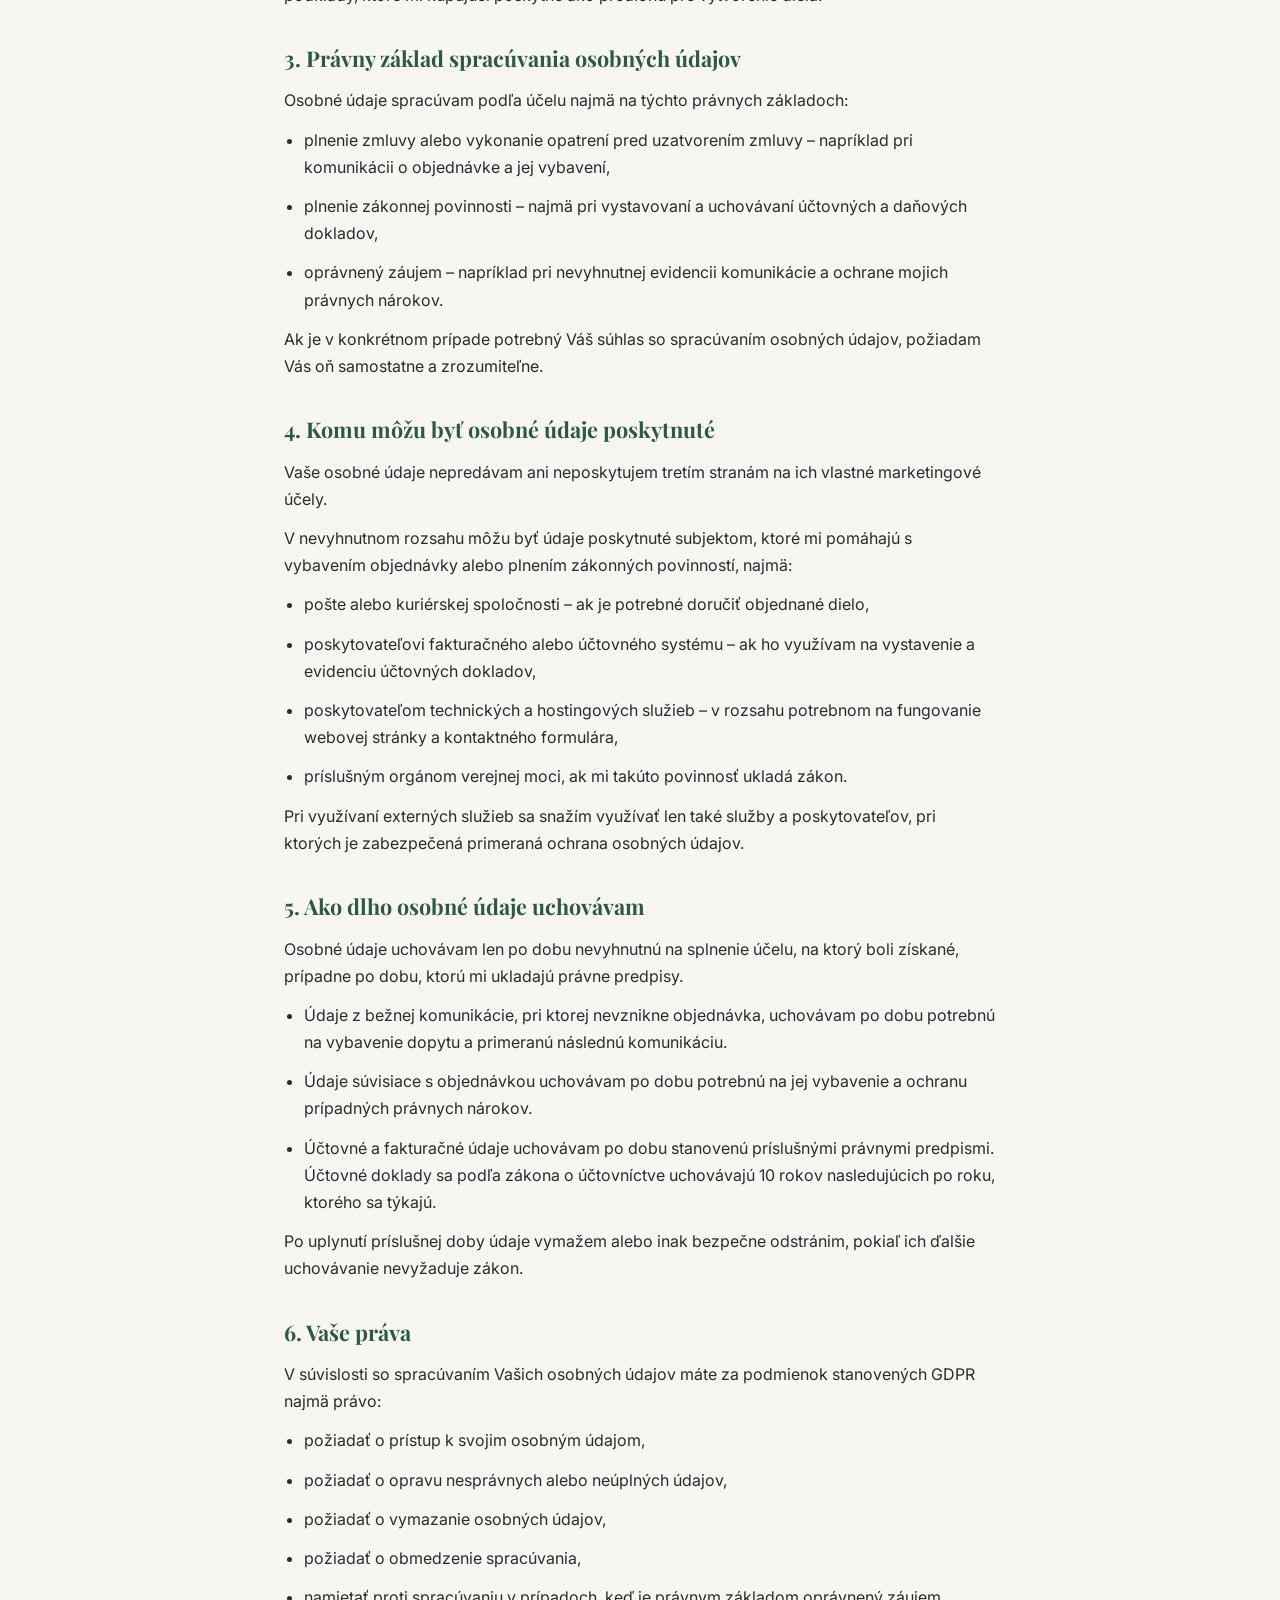
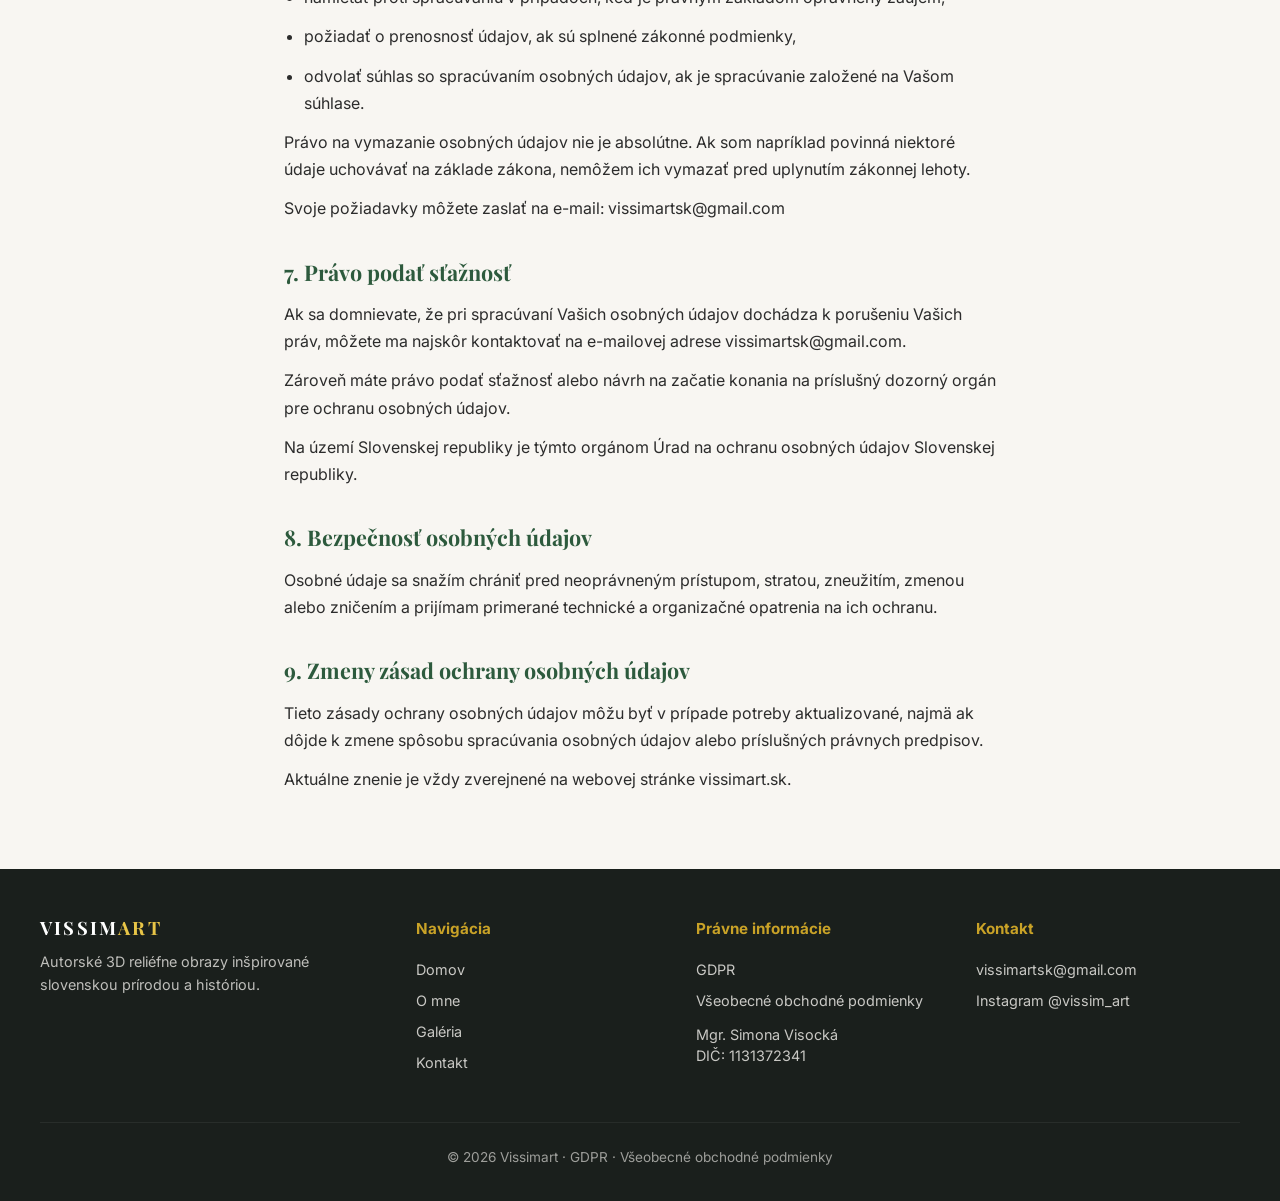
<file: gdpr.html>
<!DOCTYPE html>
<html lang="sk">
<head>
  <meta charset="UTF-8">
  <meta name="viewport" content="width=device-width, initial-scale=1.0">
  <title>Ochrana osobných údajov (GDPR) – Vissimart</title>
  <link rel="preconnect" href="https://fonts.googleapis.com">
  <link rel="preconnect" href="https://fonts.gstatic.com" crossorigin>
  <link href="https://fonts.googleapis.com/css2?family=Inter:wght@400;500;600;700&family=Playfair+Display:ital,wght@0,600;0,700;1,400&display=swap" rel="stylesheet">
  <link rel="icon" href="favicon.svg">
  <link rel="stylesheet" href="css/styles.css?v=156">
</head>
<body class="lang-sk">
  <header class="site-header">
    <div class="header-inner">
      <a href="index.html" class="logo">VISSIM<span class="logo-art">ART</span></a>
      <button class="menu-toggle" aria-label="Menu">☰</button>
            <nav class="nav">
        <a href="index.html" class="active"><span data-lang="sk">Domov</span><span data-lang="en">Home</span></a>
        <a href="about.html"><span data-lang="sk">O mne</span><span data-lang="en">About</span></a>
        <a href="gallery.html"><span data-lang="sk">Galéria</span><span data-lang="en">Gallery</span></a>
        <a href="custom.html"><span data-lang="sk">Na mieru</span><span data-lang="en">Custom</span></a>
        <a href="prints.html"><span data-lang="sk">Printy</span><span data-lang="en">Prints</span></a>
      </nav>
      <div class="lang-switch">
        <button type="button" class="lang-btn active" data-set-lang="sk">SK</button>
        <button type="button" class="lang-btn" data-set-lang="en">EN</button>
      </div>
    </div>
  </header>
<article class="legal">
    <h1><span data-lang="sk">Ochrana osobných údajov (GDPR)</span><span data-lang="en">Privacy policy (GDPR)</span></h1>
    <p class="legal-date"><span data-lang="sk">Dátum účinnosti: 23. 8. 2026</span><span data-lang="en">Effective date: 23. 8. 2026</span></p>
    <p><span data-lang="sk">Ochrana Vášho súkromia je pre mňa dôležitá. Vaše osobné údaje spracúvam len v rozsahu, ktorý je potrebný na komunikáciu s Vami, vybavenie objednávky, vystavenie faktúry a doručenie objednaného diela.</span><span data-lang="en">Protecting your privacy matters to me. I process your personal data only to the extent needed to communicate with you, fulfil an order, issue an invoice and deliver the commissioned work.</span></p>
    <section><h2><span data-lang="sk">1. Prevádzkovateľ osobných údajov</span><span data-lang="en">1. Personal data controller</span></h2><p><span data-lang="sk">Prevádzkovateľom osobných údajov spracúvaných prostredníctvom webovej stránky vissimart.sk je:</span><span data-lang="en">The controller of personal data processed through the website vissimart.sk is:</span></p><ul><li><span data-lang="sk">Meno a priezvisko: Mgr. Simona Visocká</span><span data-lang="en">Name: Mgr. Simona Visocká</span></li><li><span data-lang="sk">DIČ: 1131372341</span><span data-lang="en">Tax ID (DIČ): 1131372341</span></li><li><span data-lang="sk">E-mail: vissimartsk@gmail.com</span><span data-lang="en">E-mail: vissimartsk@gmail.com</span></li></ul><p><span data-lang="sk">Prevádzkovateľ zodpovedá za spracúvanie osobných údajov v súlade s platnými právnymi predpismi o ochrane osobných údajov, najmä s Nariadením Európskeho parlamentu a Rady (EÚ) 2016/679 (GDPR).</span><span data-lang="en">The controller is responsible for processing personal data in accordance with applicable data-protection law, in particular Regulation (EU) 2016/679 (GDPR).</span></p></section>
<section><h2><span data-lang="sk">2. Aké osobné údaje spracúvam a na aký účel</span><span data-lang="en">2. What personal data I process and why</span></h2><p><span data-lang="sk">Rozsah spracúvaných údajov závisí od toho, akým spôsobom ma kontaktujete a či u mňa uskutočníte objednávku.</span><span data-lang="en">The scope of data depends on how you contact me and whether you place an order.</span></p><h3><span data-lang="sk">Kontaktovanie prostredníctvom formulára alebo e-mailu</span><span data-lang="en">Contact via the form or e-mail</span></h3><p><span data-lang="sk">Ak ma kontaktujete prostredníctvom kontaktného formulára alebo e-mailom, môžem spracúvať najmä:</span><span data-lang="en">If you contact me via the contact form or by e-mail, I may process in particular:</span></p><ul><li><span data-lang="sk">meno a priezvisko,</span><span data-lang="en">first and last name,</span></li><li><span data-lang="sk">e-mailovú adresu,</span><span data-lang="en">e-mail address,</span></li><li><span data-lang="sk">obsah Vašej správy a ďalšie údaje, ktoré mi v rámci komunikácie dobrovoľne poskytnete.</span><span data-lang="en">the content of your message and any other data you voluntarily provide.</span></li></ul><p><span data-lang="sk">Tieto údaje používam na odpovedanie na Vašu správu, komunikáciu s Vami a prípadné dohodnutie podmienok objednávky.</span><span data-lang="en">I use this data to reply, communicate with you and, where relevant, agree order terms.</span></p><p><span data-lang="sk">Ak z komunikácie nevznikne objednávka, údaje uchovávam len po dobu potrebnú na vybavenie Vášho dopytu a následnú komunikáciu.</span><span data-lang="en">If no order follows, I keep the data only as long as needed to handle your enquiry and any follow-up.</span></p><h3><span data-lang="sk">Objednávka a jej vybavenie</span><span data-lang="en">Orders and fulfilment</span></h3><p><span data-lang="sk">Ak si objednáte originálne dielo, print alebo obraz na mieru, môžem potrebovať údaje potrebné na vybavenie objednávky, najmä:</span><span data-lang="en">If you order an original work, a print or a custom painting, I may need data required to fulfil the order, in particular:</span></p><ul><li><span data-lang="sk">meno a priezvisko,</span><span data-lang="en">first and last name,</span></li><li><span data-lang="sk">fakturačnú adresu,</span><span data-lang="en">billing address,</span></li><li><span data-lang="sk">dodaciu adresu, ak sa líši od fakturačnej,</span><span data-lang="en">delivery address, if different from billing,</span></li><li><span data-lang="sk">e-mailovú adresu,</span><span data-lang="en">e-mail address,</span></li><li><span data-lang="sk">telefónne číslo, ak je potrebné na doručenie zásielky,</span><span data-lang="en">phone number, if needed for delivery,</span></li><li><span data-lang="sk">údaje súvisiace s objednávkou a platbou.</span><span data-lang="en">data related to the order and payment.</span></li></ul><p><span data-lang="sk">Tieto údaje používam na spracovanie objednávky, komunikáciu s kupujúcim, vystavenie faktúry, prijatie platby a doručenie objednaného diela.</span><span data-lang="en">I use this data to process the order, communicate with the buyer, issue an invoice, receive payment and deliver the work.</span></p><p><span data-lang="sk">Pri objednávke obrazu na mieru môžu byť súčasťou komunikácie aj fotografie alebo iné podklady, ktoré mi kupujúci poskytne ako predlohu pre vytvorenie diela.</span><span data-lang="en">For a custom painting, photographs or other reference material provided by the buyer may also form part of the communication.</span></p></section>
<section><h2><span data-lang="sk">3. Právny základ spracúvania osobných údajov</span><span data-lang="en">3. Legal basis for processing</span></h2><p><span data-lang="sk">Osobné údaje spracúvam podľa účelu najmä na týchto právnych základoch:</span><span data-lang="en">I process personal data, according to purpose, on these legal bases in particular:</span></p><ul><li><span data-lang="sk">plnenie zmluvy alebo vykonanie opatrení pred uzatvorením zmluvy – napríklad pri komunikácii o objednávke a jej vybavení,</span><span data-lang="en">performance of a contract or steps prior to entering into a contract – for example communication about an order and its fulfilment,</span></li><li><span data-lang="sk">plnenie zákonnej povinnosti – najmä pri vystavovaní a uchovávaní účtovných a daňových dokladov,</span><span data-lang="en">compliance with a legal obligation – especially issuing and retaining accounting and tax records,</span></li><li><span data-lang="sk">oprávnený záujem – napríklad pri nevyhnutnej evidencii komunikácie a ochrane mojich právnych nárokov.</span><span data-lang="en">legitimate interest – for example keeping necessary records of communication and protecting my legal claims.</span></li></ul><p><span data-lang="sk">Ak je v konkrétnom prípade potrebný Váš súhlas so spracúvaním osobných údajov, požiadam Vás oň samostatne a zrozumiteľne.</span><span data-lang="en">If your consent is required in a specific case, I will ask for it separately and clearly.</span></p></section>
<section><h2><span data-lang="sk">4. Komu môžu byť osobné údaje poskytnuté</span><span data-lang="en">4. Who may receive personal data</span></h2><p><span data-lang="sk">Vaše osobné údaje nepredávam ani neposkytujem tretím stranám na ich vlastné marketingové účely.</span><span data-lang="en">I do not sell your personal data or provide it to third parties for their own marketing.</span></p><p><span data-lang="sk">V nevyhnutnom rozsahu môžu byť údaje poskytnuté subjektom, ktoré mi pomáhajú s vybavením objednávky alebo plnením zákonných povinností, najmä:</span><span data-lang="en">Where necessary, data may be provided to parties who help me fulfil the order or legal duties, in particular:</span></p><ul><li><span data-lang="sk">pošte alebo kuriérskej spoločnosti – ak je potrebné doručiť objednané dielo,</span><span data-lang="en">the post or a courier – if the work needs to be delivered,</span></li><li><span data-lang="sk">poskytovateľovi fakturačného alebo účtovného systému – ak ho využívam na vystavenie a evidenciu účtovných dokladov,</span><span data-lang="en">an invoicing or accounting provider – if used to issue and keep accounting records,</span></li><li><span data-lang="sk">poskytovateľom technických a hostingových služieb – v rozsahu potrebnom na fungovanie webovej stránky a kontaktného formulára,</span><span data-lang="en">technical and hosting providers – to the extent needed for the website and contact form to function,</span></li><li><span data-lang="sk">príslušným orgánom verejnej moci, ak mi takúto povinnosť ukladá zákon.</span><span data-lang="en">competent public authorities, if the law requires it.</span></li></ul><p><span data-lang="sk">Pri využívaní externých služieb sa snažím využívať len také služby a poskytovateľov, pri ktorých je zabezpečená primeraná ochrana osobných údajov.</span><span data-lang="en">When using external services I aim to choose only providers that ensure adequate protection of personal data.</span></p></section>
<section><h2><span data-lang="sk">5. Ako dlho osobné údaje uchovávam</span><span data-lang="en">5. How long I keep personal data</span></h2><p><span data-lang="sk">Osobné údaje uchovávam len po dobu nevyhnutnú na splnenie účelu, na ktorý boli získané, prípadne po dobu, ktorú mi ukladajú právne predpisy.</span><span data-lang="en">I keep personal data only for as long as needed for the purpose for which it was obtained, or for as long as the law requires.</span></p><ul><li><span data-lang="sk">Údaje z bežnej komunikácie, pri ktorej nevznikne objednávka, uchovávam po dobu potrebnú na vybavenie dopytu a primeranú následnú komunikáciu.</span><span data-lang="en">Data from ordinary communication that does not lead to an order is kept for as long as needed to handle the enquiry and reasonable follow-up.</span></li><li><span data-lang="sk">Údaje súvisiace s objednávkou uchovávam po dobu potrebnú na jej vybavenie a ochranu prípadných právnych nárokov.</span><span data-lang="en">Order-related data is kept for as long as needed to fulfil the order and protect any legal claims.</span></li><li><span data-lang="sk">Účtovné a fakturačné údaje uchovávam po dobu stanovenú príslušnými právnymi predpismi. Účtovné doklady sa podľa zákona o účtovníctve uchovávajú 10 rokov nasledujúcich po roku, ktorého sa týkajú.</span><span data-lang="en">Accounting and invoicing data is kept for the period set by law. Under the Accounting Act, accounting records are kept for 10 years following the year they relate to.</span></li></ul><p><span data-lang="sk">Po uplynutí príslušnej doby údaje vymažem alebo inak bezpečne odstránim, pokiaľ ich ďalšie uchovávanie nevyžaduje zákon.</span><span data-lang="en">After the relevant period I delete or otherwise securely remove the data, unless the law requires further retention.</span></p></section>
<section><h2><span data-lang="sk">6. Vaše práva</span><span data-lang="en">6. Your rights</span></h2><p><span data-lang="sk">V súvislosti so spracúvaním Vašich osobných údajov máte za podmienok stanovených GDPR najmä právo:</span><span data-lang="en">In connection with the processing of your personal data you have, under the conditions set by the GDPR, in particular the right to:</span></p><ul><li><span data-lang="sk">požiadať o prístup k svojim osobným údajom,</span><span data-lang="en">request access to your personal data,</span></li><li><span data-lang="sk">požiadať o opravu nesprávnych alebo neúplných údajov,</span><span data-lang="en">request rectification of inaccurate or incomplete data,</span></li><li><span data-lang="sk">požiadať o vymazanie osobných údajov,</span><span data-lang="en">request erasure of personal data,</span></li><li><span data-lang="sk">požiadať o obmedzenie spracúvania,</span><span data-lang="en">request restriction of processing,</span></li><li><span data-lang="sk">namietať proti spracúvaniu v prípadoch, keď je právnym základom oprávnený záujem,</span><span data-lang="en">object to processing where the legal basis is legitimate interest,</span></li><li><span data-lang="sk">požiadať o prenosnosť údajov, ak sú splnené zákonné podmienky,</span><span data-lang="en">request data portability where the legal conditions are met,</span></li><li><span data-lang="sk">odvolať súhlas so spracúvaním osobných údajov, ak je spracúvanie založené na Vašom súhlase.</span><span data-lang="en">withdraw consent to processing if processing is based on your consent.</span></li></ul><p><span data-lang="sk">Právo na vymazanie osobných údajov nie je absolútne. Ak som napríklad povinná niektoré údaje uchovávať na základe zákona, nemôžem ich vymazať pred uplynutím zákonnej lehoty.</span><span data-lang="en">The right to erasure is not absolute. If I am required by law to keep certain data, I cannot delete it before the statutory period expires.</span></p><p><span data-lang="sk">Svoje požiadavky môžete zaslať na e-mail: vissimartsk@gmail.com</span><span data-lang="en">You may send your requests to e-mail: vissimartsk@gmail.com</span></p></section>
<section><h2><span data-lang="sk">7. Právo podať sťažnosť</span><span data-lang="en">7. Right to lodge a complaint</span></h2><p><span data-lang="sk">Ak sa domnievate, že pri spracúvaní Vašich osobných údajov dochádza k porušeniu Vašich práv, môžete ma najskôr kontaktovať na e-mailovej adrese vissimartsk@gmail.com.</span><span data-lang="en">If you believe that processing of your personal data infringes your rights, you may first contact me at vissimartsk@gmail.com.</span></p><p><span data-lang="sk">Zároveň máte právo podať sťažnosť alebo návrh na začatie konania na príslušný dozorný orgán pre ochranu osobných údajov.</span><span data-lang="en">You also have the right to lodge a complaint or a motion to initiate proceedings with the competent data-protection supervisory authority.</span></p><p><span data-lang="sk">Na území Slovenskej republiky je týmto orgánom Úrad na ochranu osobných údajov Slovenskej republiky.</span><span data-lang="en">In the Slovak Republic this authority is the Office for Personal Data Protection of the Slovak Republic.</span></p></section>
<section><h2><span data-lang="sk">8. Bezpečnosť osobných údajov</span><span data-lang="en">8. Security of personal data</span></h2><p><span data-lang="sk">Osobné údaje sa snažím chrániť pred neoprávneným prístupom, stratou, zneužitím, zmenou alebo zničením a prijímam primerané technické a organizačné opatrenia na ich ochranu.</span><span data-lang="en">I aim to protect personal data against unauthorised access, loss, misuse, alteration or destruction, and I take appropriate technical and organisational measures to protect it.</span></p></section>
<section><h2><span data-lang="sk">9. Zmeny zásad ochrany osobných údajov</span><span data-lang="en">9. Changes to this privacy policy</span></h2><p><span data-lang="sk">Tieto zásady ochrany osobných údajov môžu byť v prípade potreby aktualizované, najmä ak dôjde k zmene spôsobu spracúvania osobných údajov alebo príslušných právnych predpisov.</span><span data-lang="en">This privacy policy may be updated if needed, in particular if the way personal data is processed or the applicable law changes.</span></p><p><span data-lang="sk">Aktuálne znenie je vždy zverejnené na webovej stránke vissimart.sk.</span><span data-lang="en">The current wording is always published on the website vissimart.sk.</span></p></section>
  </article>
  <footer class="site-footer">
    <div class="footer-inner footer-grid-4">
      <div class="footer-brand">
        <a href="index.html" class="logo">VISSIM<span class="logo-art">ART</span></a>
        <p>
          <span data-lang="sk">Autorské 3D reliéfne obrazy inšpirované slovenskou prírodou a históriou.</span>
          <span data-lang="en">Original 3D relief paintings inspired by Slovak nature and history.</span>
        </p>
      </div>
      <div class="footer-links">
        <h4><span data-lang="sk">Navigácia</span><span data-lang="en">Navigation</span></h4>
        <a href="index.html"><span data-lang="sk">Domov</span><span data-lang="en">Home</span></a>
        <a href="about.html"><span data-lang="sk">O mne</span><span data-lang="en">About</span></a>
        <a href="gallery.html"><span data-lang="sk">Galéria</span><span data-lang="en">Gallery</span></a>
        <a href="contact.html"><span data-lang="sk">Kontakt</span><span data-lang="en">Contact</span></a>
      </div>
      <div class="footer-links">
        <h4><span data-lang="sk">Právne informácie</span><span data-lang="en">Legal</span></h4>
        <a href="gdpr.html">GDPR</a>
        <a href="vop.html"><span data-lang="sk">Všeobecné obchodné podmienky</span><span data-lang="en">Terms and conditions</span></a>
        <p class="footer-legal-id">Mgr. Simona Visocká<br>DIČ: 1131372341</p>
      </div>
      <div class="footer-links">
        <h4><span data-lang="sk">Kontakt</span><span data-lang="en">Contact</span></h4>
        <a href="mailto:vissimartsk@gmail.com">vissimartsk@gmail.com</a>
        <a href="https://www.instagram.com/vissim_art/" target="_blank" rel="noopener">Instagram @vissim_art</a>
      </div>
    </div>
    <div class="footer-bottom">
      © 2026 Vissimart · <a href="gdpr.html">GDPR</a> · <a href="vop.html"><span data-lang="sk">Všeobecné obchodné podmienky</span><span data-lang="en">Terms and conditions</span></a>
    </div>
  </footer>
  <div class="cookie-banner" id="cookie-banner" hidden>
    <p>
      <span data-lang="sk">Ukladáme len nevyhnutné údaje: jazyk a vaše správy z formulára. Marketingové cookies nepoužívame.</span>
      <span data-lang="en">We only store what is necessary: language and your form messages. We do not use marketing cookies.</span>
      <a href="gdpr.html">GDPR</a>
    </p>
    <button type="button" class="btn" id="cookie-ok"><span data-lang="sk">Rozumiem</span><span data-lang="en">I understand</span></button>
  </div>
  <script src="js/script.js?v=156"></script>
</body>
</html>
</file>
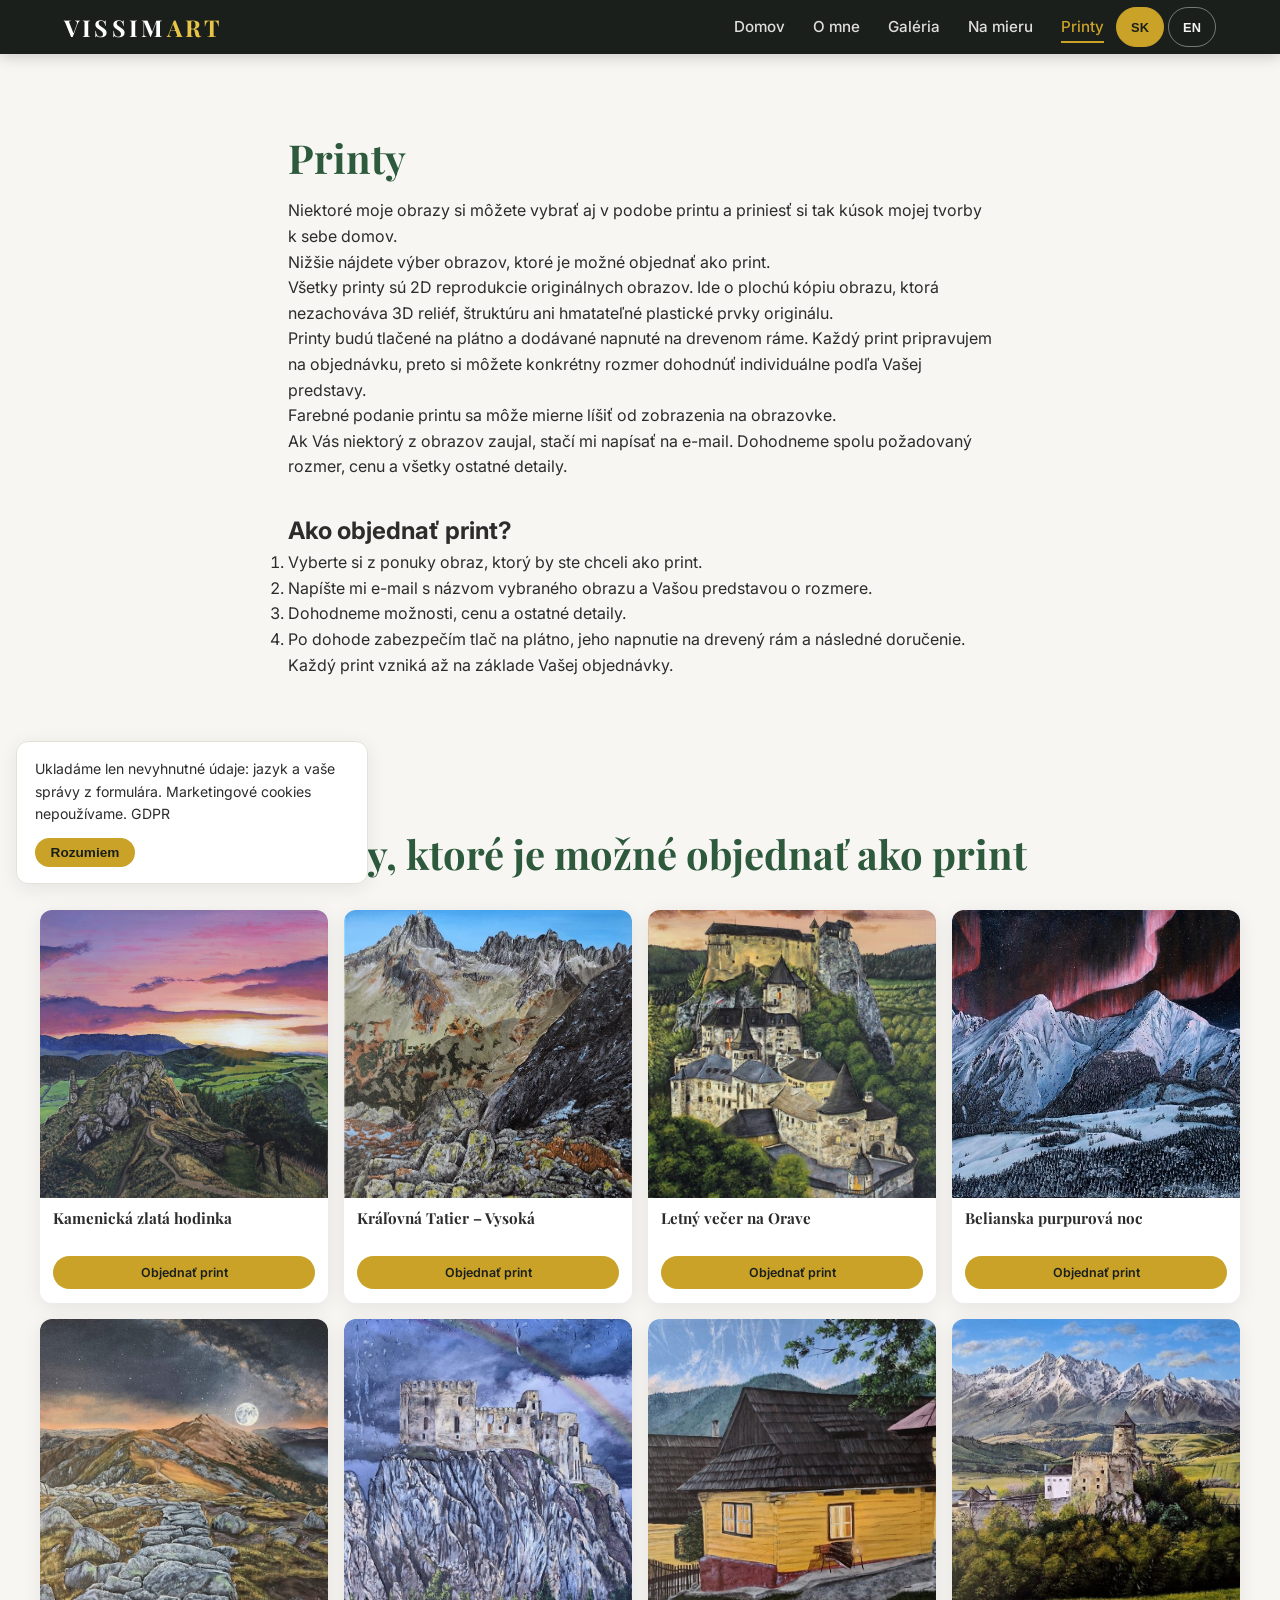
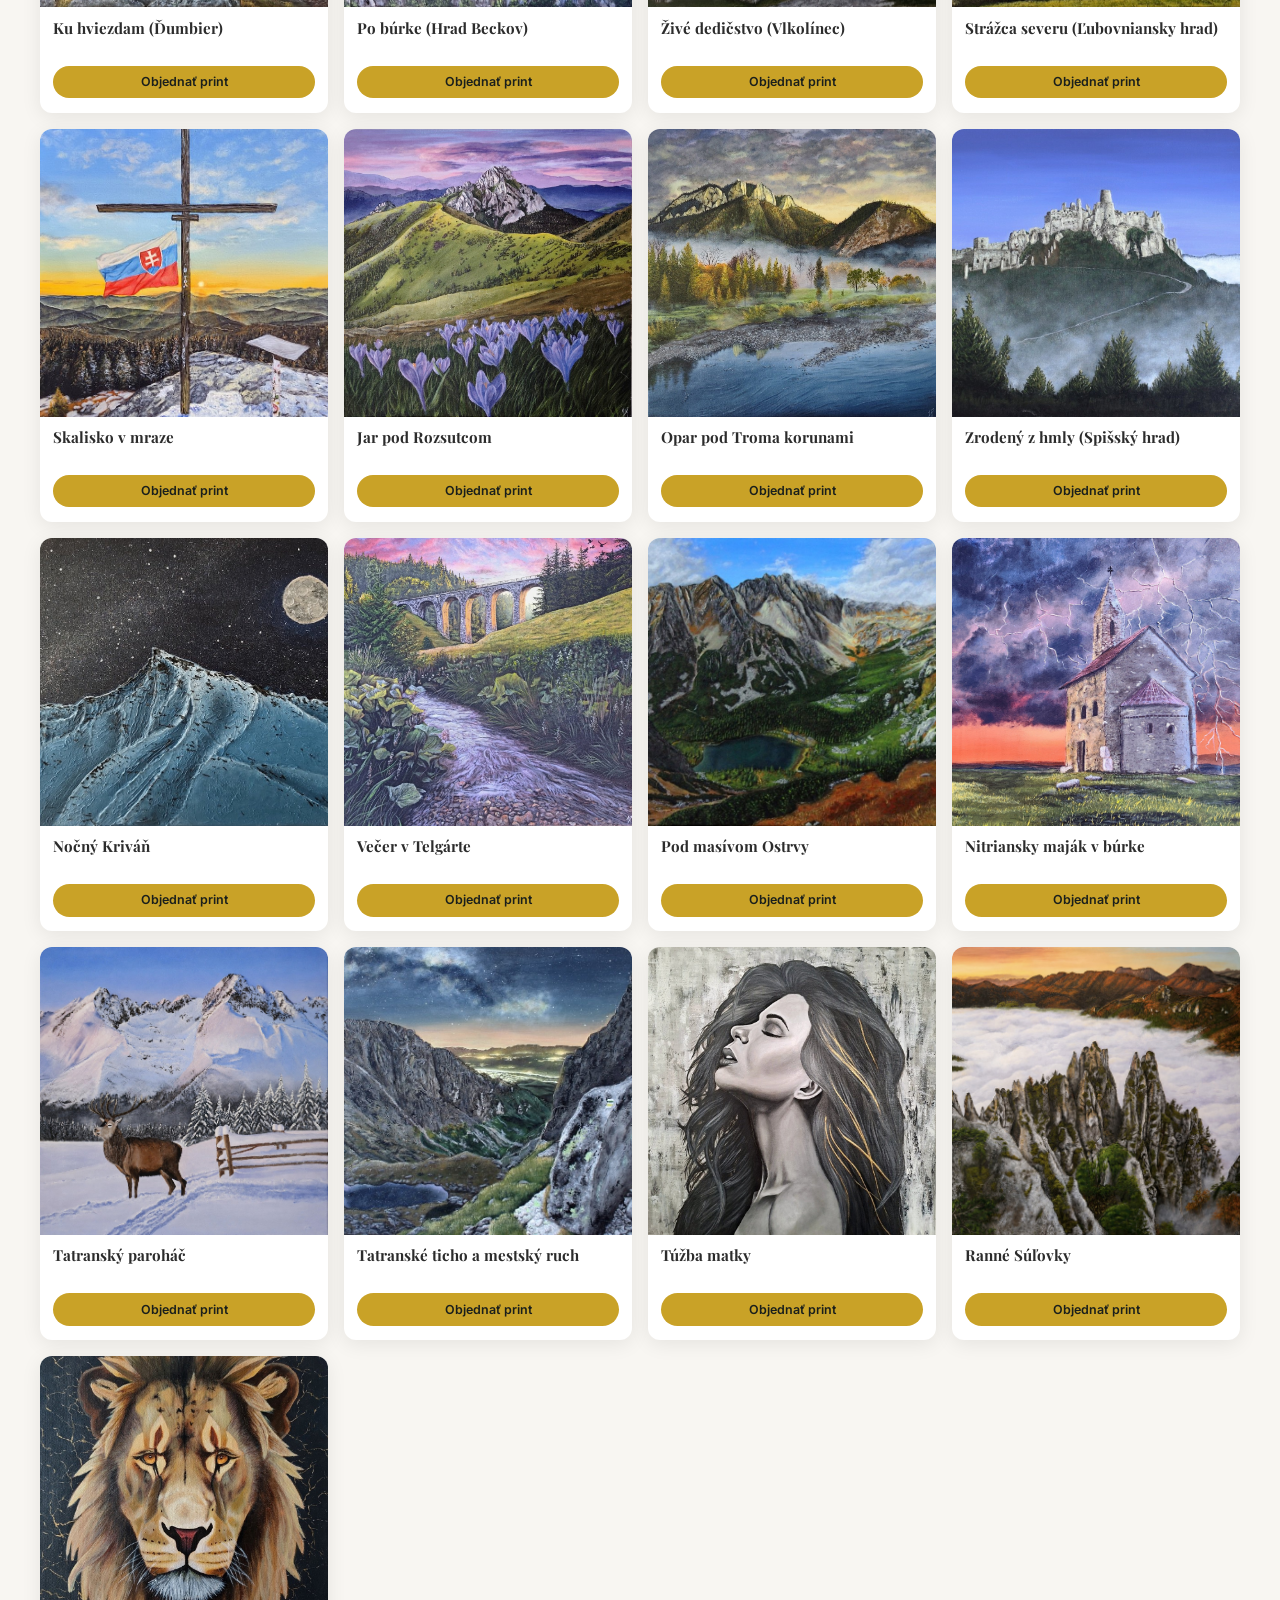
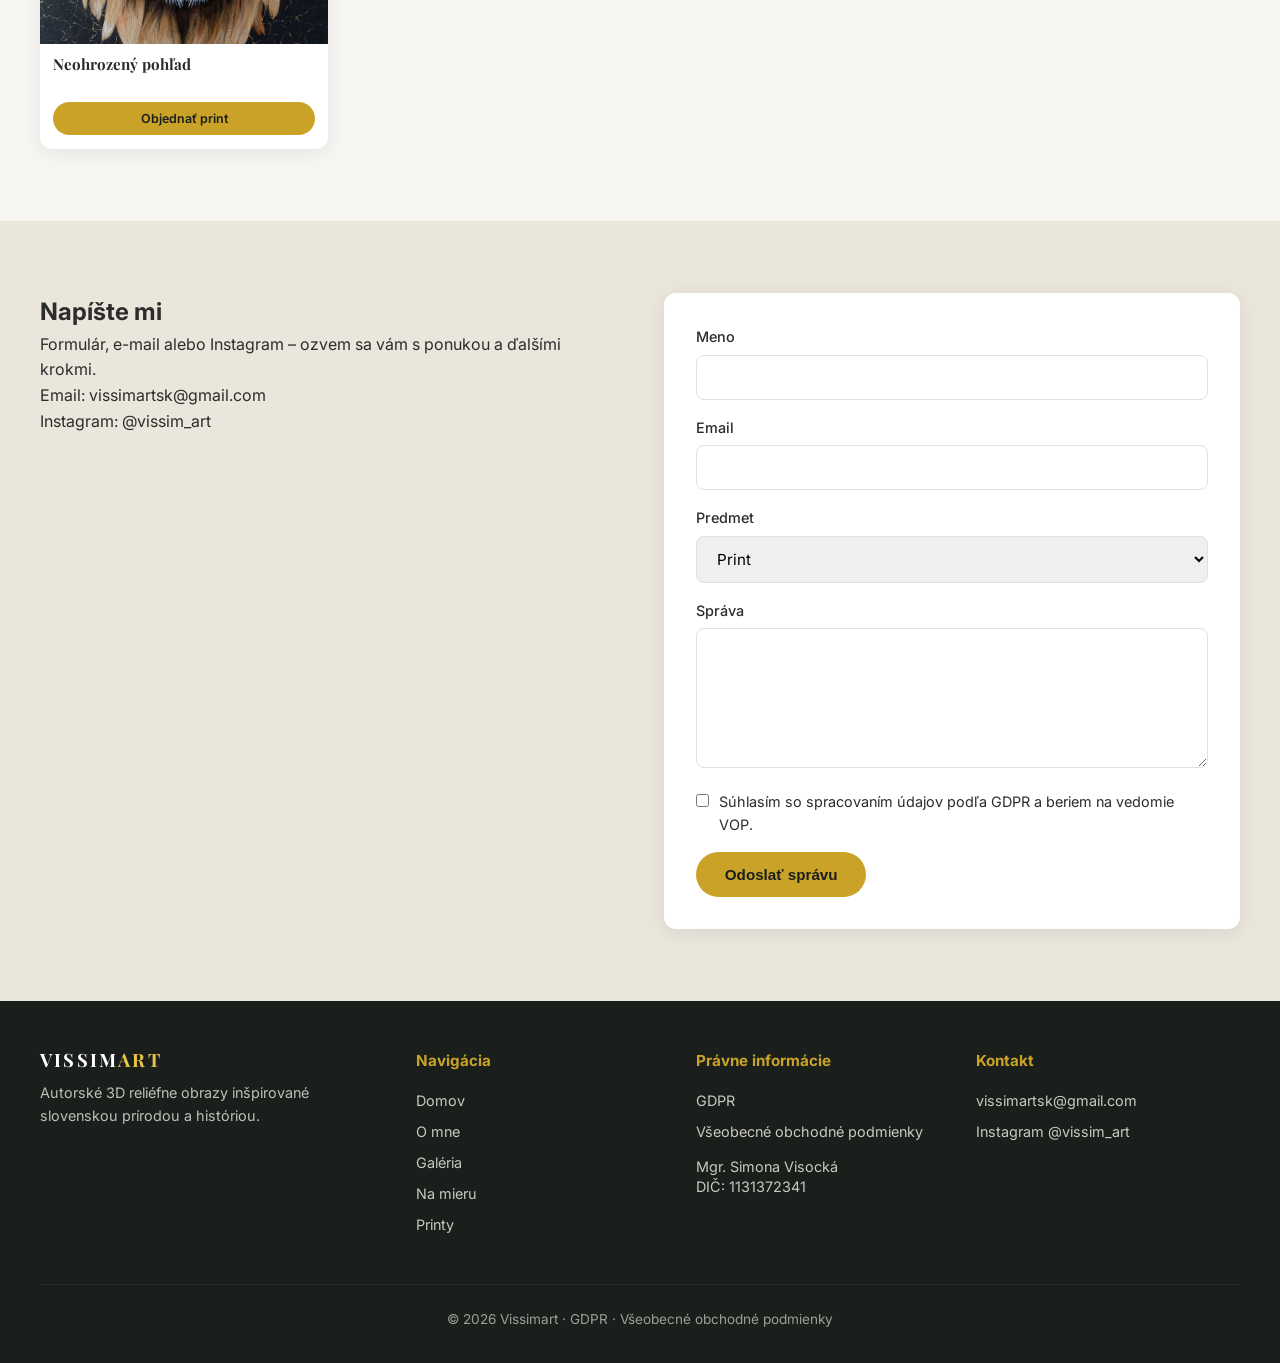
<file: prints.html>
<!DOCTYPE html>
<html lang="sk">
<head>
  <meta charset="UTF-8">
  <meta name="viewport" content="width=device-width, initial-scale=1.0">
  <title>Printy – Vissimart</title>
  <meta name="description" content="Printy na plátne od Simony Visockej.">
  <link rel="preconnect" href="https://fonts.googleapis.com">
  <link rel="preconnect" href="https://fonts.gstatic.com" crossorigin>
  <link href="https://fonts.googleapis.com/css2?family=Inter:wght@400;500;600;700&family=Playfair+Display:ital,wght@0,600;0,700;1,400&display=swap" rel="stylesheet">
  <link rel="icon" href="favicon.svg">
  <link rel="stylesheet" href="css/styles.css?v=156">
</head>
<body class="lang-sk">
  <header class="site-header">
    <div class="header-inner">
      <a href="index.html" class="logo">VISSIM<span class="logo-art">ART</span></a>
      <button class="menu-toggle" aria-label="Menu">☰</button>
      <nav class="nav">
        <a href="index.html"><span data-lang="sk">Domov</span><span data-lang="en">Home</span></a>
        <a href="about.html"><span data-lang="sk">O mne</span><span data-lang="en">About</span></a>
        <a href="gallery.html"><span data-lang="sk">Galéria</span><span data-lang="en">Gallery</span></a>
        <a href="custom.html"><span data-lang="sk">Na mieru</span><span data-lang="en">Custom</span></a>
        <a href="prints.html" class="active"><span data-lang="sk">Printy</span><span data-lang="en">Prints</span></a>
      </nav>
      <div class="lang-switch">
        <button type="button" class="lang-btn active" data-set-lang="sk">SK</button>
        <button type="button" class="lang-btn" data-set-lang="en">EN</button>
      </div>
    </div>
  </header>
  <section class="section">
    <div class="section-inner" style="max-width:44rem">
      <h1 class="section-title" style="text-align:left"><span data-lang="sk">Printy</span><span data-lang="en">Prints</span></h1>
      <p data-lang="sk">Niektoré moje obrazy si môžete vybrať aj v podobe printu a priniesť si tak kúsok mojej tvorby k sebe domov.</p>
      <p data-lang="en">Some of my paintings can also be chosen as a print, so you can bring a piece of my work into your home.</p>
      <p data-lang="sk">Nižšie nájdete výber obrazov, ktoré je možné objednať ako print.</p>
      <p data-lang="en">Below you will find a selection of paintings that can be ordered as a print.</p>
      <p data-lang="sk">Všetky printy sú 2D reprodukcie originálnych obrazov. Ide o plochú kópiu obrazu, ktorá nezachováva 3D reliéf, štruktúru ani hmatateľné plastické prvky originálu.</p>
      <p data-lang="en">All prints are 2D reproductions of the original paintings. They are a flat copy and do not preserve the 3D relief, texture or tactile sculptural elements of the original.</p>
      <p data-lang="sk">Printy budú tlačené na plátno a dodávané napnuté na drevenom ráme. Každý print pripravujem na objednávku, preto si môžete konkrétny rozmer dohodnúť individuálne podľa Vašej predstavy.</p>
      <p data-lang="en">Prints are printed on canvas and delivered stretched on a wooden frame. Each print is made to order, so the size can be agreed individually.</p>
      <p data-lang="sk">Farebné podanie printu sa môže mierne líšiť od zobrazenia na obrazovke.</p>
      <p data-lang="en">The colour of a print may differ slightly from what you see on screen.</p>
      <p data-lang="sk">Ak Vás niektorý z obrazov zaujal, stačí mi napísať na e-mail. Dohodneme spolu požadovaný rozmer, cenu a všetky ostatné detaily.</p>
      <p data-lang="en">If a painting catches your eye, write to me by e-mail. Together we will agree the size, price and remaining details.</p>
      <h2 style="margin-top:2rem"><span data-lang="sk">Ako objednať print?</span><span data-lang="en">How to order a print</span></h2>
      <ol>
        <li><span data-lang="sk">Vyberte si z ponuky obraz, ktorý by ste chceli ako print.</span><span data-lang="en">Choose a painting from the selection that you would like as a print.</span></li>
        <li><span data-lang="sk">Napíšte mi e-mail s názvom vybraného obrazu a Vašou predstavou o rozmere.</span><span data-lang="en">Write to me by e-mail with the title of the painting and your preferred size.</span></li>
        <li><span data-lang="sk">Dohodneme možnosti, cenu a ostatné detaily.</span><span data-lang="en">We agree options, price and the remaining details.</span></li>
        <li><span data-lang="sk">Po dohode zabezpečím tlač na plátno, jeho napnutie na drevený rám a následné doručenie.</span><span data-lang="en">After we agree I arrange printing on canvas, stretching on a wooden frame, and delivery.</span></li>
      </ol>
      <p data-lang="sk">Každý print vzniká až na základe Vašej objednávky.</p>
      <p data-lang="en">Each print is created only after your order.</p>
    </div>
  </section>
  <section class="section">
    <div class="section-inner">
      <h2 class="section-title">
        <span data-lang="sk">Obrazy, ktoré je možné objednať ako print</span>
        <span data-lang="en">Paintings available as prints</span>
      </h2>
      <div class="prints-grid">
        <div class="art-card"><img src="images/kamenicka.jpg" alt=""><h3><span data-lang="sk">Kamenická zlatá hodinka</span><span data-lang="en">Kamenica Golden Hour</span></h3><a class="btn" href="#formular"><span data-lang="sk">Objednať print</span><span data-lang="en">Order print</span></a></div>
        <div class="art-card"><img src="images/vysoka.jpg" alt=""><h3><span data-lang="sk">Kráľovná Tatier – Vysoká</span><span data-lang="en">Queen of the Tatras – Vysoká</span></h3><a class="btn" href="#formular"><span data-lang="sk">Objednať print</span><span data-lang="en">Order print</span></a></div>
        <div class="art-card"><img src="images/orava.jpg" alt=""><h3><span data-lang="sk">Letný večer na Orave</span><span data-lang="en">Summer Evening in Orava</span></h3><a class="btn" href="#formular"><span data-lang="sk">Objednať print</span><span data-lang="en">Order print</span></a></div>
        <div class="art-card"><img src="images/belianska.jpg" alt=""><h3><span data-lang="sk">Belianska purpurová noc</span><span data-lang="en">Belianske Purple Night</span></h3><a class="btn" href="#formular"><span data-lang="sk">Objednať print</span><span data-lang="en">Order print</span></a></div>
        <div class="art-card"><img src="images/dumbier.jpg" alt=""><h3><span data-lang="sk">Ku hviezdam (Ďumbier)</span><span data-lang="en">To the Stars (Ďumbier)</span></h3><a class="btn" href="#formular"><span data-lang="sk">Objednať print</span><span data-lang="en">Order print</span></a></div>
        <div class="art-card"><img src="images/beckov.jpg" alt=""><h3><span data-lang="sk">Po búrke (Hrad Beckov)</span><span data-lang="en">After the Storm (Beckov Castle)</span></h3><a class="btn" href="#formular"><span data-lang="sk">Objednať print</span><span data-lang="en">Order print</span></a></div>
        <div class="art-card"><img src="images/vlkolinec.jpg" alt=""><h3><span data-lang="sk">Živé dedičstvo (Vlkolínec)</span><span data-lang="en">Living Heritage (Vlkolínec)</span></h3><a class="btn" href="#formular"><span data-lang="sk">Objednať print</span><span data-lang="en">Order print</span></a></div>
        <div class="art-card"><img src="images/lubovna.jpg" alt=""><h3><span data-lang="sk">Strážca severu (Ľubovniansky hrad)</span><span data-lang="en">Guardian of the North (Ľubovňa Castle)</span></h3><a class="btn" href="#formular"><span data-lang="sk">Objednať print</span><span data-lang="en">Order print</span></a></div>
        <div class="art-card"><img src="images/skalisko.jpg" alt=""><h3><span data-lang="sk">Skalisko v mraze</span><span data-lang="en">Skalisko in Frost</span></h3><a class="btn" href="#formular"><span data-lang="sk">Objednať print</span><span data-lang="en">Order print</span></a></div>
        <div class="art-card"><img src="images/rozsutec.jpg" alt=""><h3><span data-lang="sk">Jar pod Rozsutcom</span><span data-lang="en">Spring under Rozsutec</span></h3><a class="btn" href="#formular"><span data-lang="sk">Objednať print</span><span data-lang="en">Order print</span></a></div>
        <div class="art-card"><img src="images/trojkoruny.jpg" alt=""><h3><span data-lang="sk">Opar pod Troma korunami</span><span data-lang="en">Mist under Three Crowns</span></h3><a class="btn" href="#formular"><span data-lang="sk">Objednať print</span><span data-lang="en">Order print</span></a></div>
        <div class="art-card"><img src="images/spis.jpg" alt=""><h3><span data-lang="sk">Zrodený z hmly (Spišský hrad)</span><span data-lang="en">Born from the Fog (Spiš Castle)</span></h3><a class="btn" href="#formular"><span data-lang="sk">Objednať print</span><span data-lang="en">Order print</span></a></div>
        <div class="art-card"><img src="images/krivan.jpg" alt=""><h3><span data-lang="sk">Nočný Kriváň</span><span data-lang="en">Night Kriváň</span></h3><a class="btn" href="#formular"><span data-lang="sk">Objednať print</span><span data-lang="en">Order print</span></a></div>
        <div class="art-card"><img src="images/telgart.jpg" alt=""><h3><span data-lang="sk">Večer v Telgárte</span><span data-lang="en">Evening in Telgárt</span></h3><a class="btn" href="#formular"><span data-lang="sk">Objednať print</span><span data-lang="en">Order print</span></a></div>
        <div class="art-card"><img src="images/ostrva.jpg" alt=""><h3><span data-lang="sk">Pod masívom Ostrvy</span><span data-lang="en">Below the Ostrva Massif</span></h3><a class="btn" href="#formular"><span data-lang="sk">Objednať print</span><span data-lang="en">Order print</span></a></div>
        <div class="art-card"><img src="images/drazovce.jpg" alt=""><h3><span data-lang="sk">Nitriansky maják v búrke</span><span data-lang="en">Nitra Lighthouse in the Storm</span></h3><a class="btn" href="#formular"><span data-lang="sk">Objednať print</span><span data-lang="en">Order print</span></a></div>
        <div class="art-card"><img src="images/parohac.jpg" alt=""><h3><span data-lang="sk">Tatranský paroháč</span><span data-lang="en">Tatra Stag</span></h3><a class="btn" href="#formular"><span data-lang="sk">Objednať print</span><span data-lang="en">Order print</span></a></div>
        <div class="art-card"><img src="images/studena.jpg" alt=""><h3><span data-lang="sk">Tatranské ticho a mestský ruch</span><span data-lang="en">Tatra Silence and City Lights</span></h3><a class="btn" href="#formular"><span data-lang="sk">Objednať print</span><span data-lang="en">Order print</span></a></div>
        <div class="art-card"><img src="images/tuzba.jpg" alt=""><h3><span data-lang="sk">Túžba matky</span><span data-lang="en">A Mother’s Longing</span></h3><a class="btn" href="#formular"><span data-lang="sk">Objednať print</span><span data-lang="en">Order print</span></a></div>
        <div class="art-card"><img src="images/sulov.jpg" alt=""><h3><span data-lang="sk">Ranné Súľovky</span><span data-lang="en">Morning Súľov Rocks</span></h3><a class="btn" href="#formular"><span data-lang="sk">Objednať print</span><span data-lang="en">Order print</span></a></div>
        <div class="art-card"><img src="images/lev.jpg" alt=""><h3><span data-lang="sk">Neohrozený pohľad</span><span data-lang="en">Unflinching Gaze</span></h3><a class="btn" href="#formular"><span data-lang="sk">Objednať print</span><span data-lang="en">Order print</span></a></div>
      </div>
    </div>
  </section>

  <section id="formular" class="section" style="background:#ebe6dc">
    <div class="contact-grid section-inner">
      <div>
        <h2><span data-lang="sk">Napíšte mi</span><span data-lang="en">Write to me</span></h2>
        <p data-lang="sk">Formulár, e-mail alebo Instagram – ozvem sa vám s ponukou a ďalšími krokmi.</p>
        <p data-lang="en">Form, e-mail or Instagram – I will get back to you with a proposal and next steps.</p>
        <p>Email: <a href="mailto:vissimartsk@gmail.com">vissimartsk@gmail.com</a></p>
        <p>Instagram: <a href="https://www.instagram.com/vissim_art/" target="_blank" rel="noopener">@vissim_art</a></p>
      </div>
      <form class="contact-form" id="contact-form" action="send.php" method="post">
        <input class="hp" type="text" name="website" tabindex="-1" autocomplete="off">
        <label><span data-lang="sk">Meno</span><span data-lang="en">Name</span>
          <input required name="name" maxlength="120">
        </label>
        <label>Email
          <input required type="email" name="email" maxlength="180">
        </label>
        <label><span data-lang="sk">Predmet</span><span data-lang="en">Subject</span>
          <select name="subject">
            <option value="commission">Objednávka na mieru / Custom order</option>
            <option value="print" selected>Print</option>
            <option value="interest">Záujem o originál / Interest in original</option>
          </select>
        </label>
        <label><span data-lang="sk">Správa</span><span data-lang="en">Message</span>
          <textarea required name="message" rows="6" maxlength="5000"></textarea>
        </label>
        <label class="check">
          <input required type="checkbox" name="consent" value="1">
          <span data-lang="sk">Súhlasím so spracovaním údajov podľa GDPR a beriem na vedomie VOP.</span>
          <span data-lang="en">I agree to data processing under GDPR and acknowledge the terms (VOP).</span>
        </label>
        <button class="btn" type="submit"><span data-lang="sk">Odoslať správu</span><span data-lang="en">Send message</span></button>
        <p class="form-error" id="form-error" hidden></p>
        <p class="form-ok" id="form-ok" hidden>
          <span data-lang="sk">Ďakujem, správa bola odoslaná. Ozvem sa vám e-mailom.</span>
          <span data-lang="en">Thank you, your message was sent. I will reply by e-mail.</span>
        </p>
      </form>
    </div>
  </section>

  <footer class="site-footer">
    <div class="footer-inner footer-grid-4">
      <div class="footer-brand">
        <a href="index.html" class="logo">VISSIM<span class="logo-art">ART</span></a>
        <p>
          <span data-lang="sk">Autorské 3D reliéfne obrazy inšpirované slovenskou prírodou a históriou.</span>
          <span data-lang="en">Original 3D relief paintings inspired by Slovak nature and history.</span>
        </p>
      </div>
      <div class="footer-links">
        <h4><span data-lang="sk">Navigácia</span><span data-lang="en">Navigation</span></h4>
        <a href="index.html"><span data-lang="sk">Domov</span><span data-lang="en">Home</span></a>
        <a href="about.html"><span data-lang="sk">O mne</span><span data-lang="en">About</span></a>
        <a href="gallery.html"><span data-lang="sk">Galéria</span><span data-lang="en">Gallery</span></a>
        <a href="contact.html"><span data-lang="sk">Na mieru</span><span data-lang="en">Custom</span></a>
        <a href="prints.html"><span data-lang="sk">Printy</span><span data-lang="en">Prints</span></a>
      </div>
      <div class="footer-links">
        <h4><span data-lang="sk">Právne informácie</span><span data-lang="en">Legal</span></h4>
        <a href="gdpr.html">GDPR</a>
        <a href="vop.html"><span data-lang="sk">Všeobecné obchodné podmienky</span><span data-lang="en">Terms and conditions</span></a>
        <p class="footer-legal-id">Mgr. Simona Visocká<br>DIČ: 1131372341</p>
      </div>
      <div class="footer-links">
        <h4><span data-lang="sk">Kontakt</span><span data-lang="en">Contact</span></h4>
        <a href="mailto:vissimartsk@gmail.com">vissimartsk@gmail.com</a>
        <a href="https://www.instagram.com/vissim_art/" target="_blank" rel="noopener">Instagram @vissim_art</a>
      </div>
    </div>
    <div class="footer-bottom">
      © 2026 Vissimart · <a href="gdpr.html">GDPR</a> · <a href="vop.html"><span data-lang="sk">Všeobecné obchodné podmienky</span><span data-lang="en">Terms and conditions</span></a>
    </div>
  </footer>
  <div class="cookie-banner" id="cookie-banner" hidden>
    <p>
      <span data-lang="sk">Ukladáme len nevyhnutné údaje: jazyk a vaše správy z formulára. Marketingové cookies nepoužívame.</span>
      <span data-lang="en">We only store what is necessary: language and your form messages. We do not use marketing cookies.</span>
      <a href="gdpr.html">GDPR</a>
    </p>
    <button type="button" class="btn" id="cookie-ok"><span data-lang="sk">Rozumiem</span><span data-lang="en">I understand</span></button>
  </div>
  <script src="js/script.js?v=156"></script>
</body>
</html>
</file>
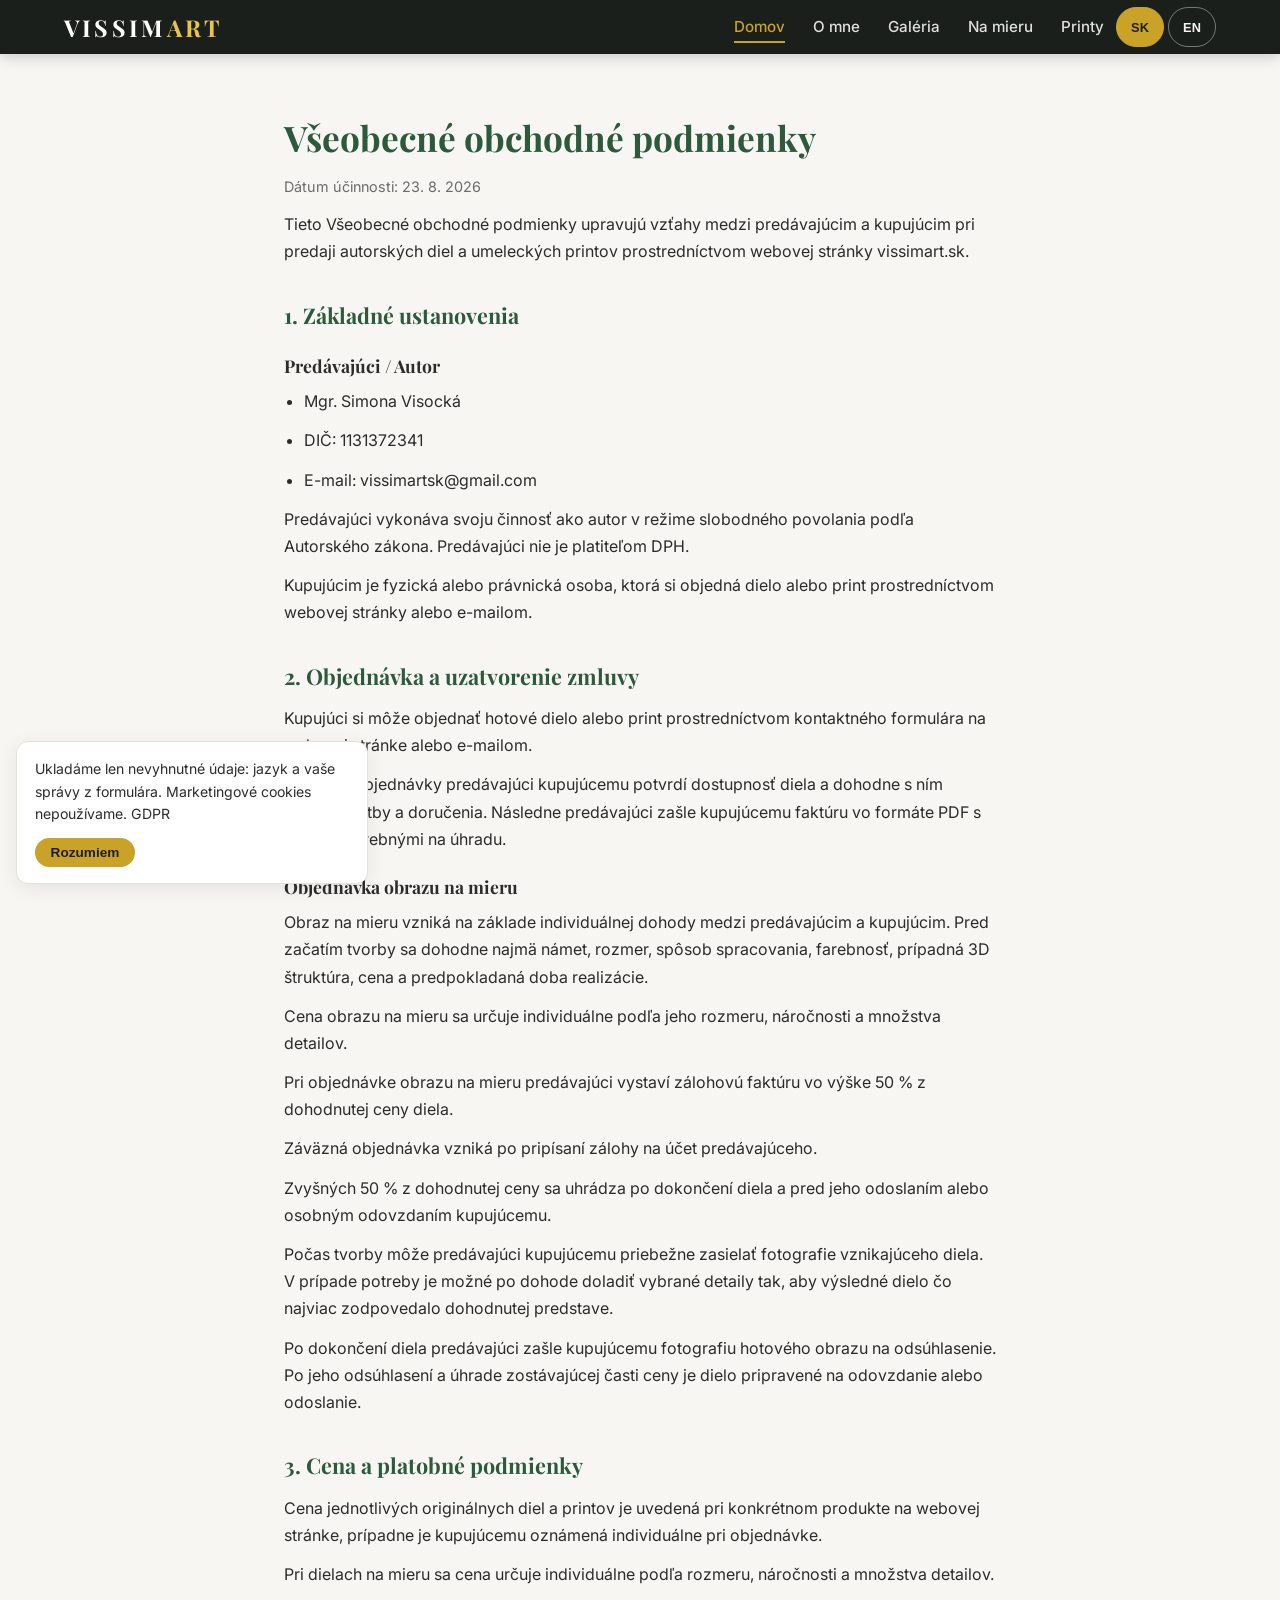
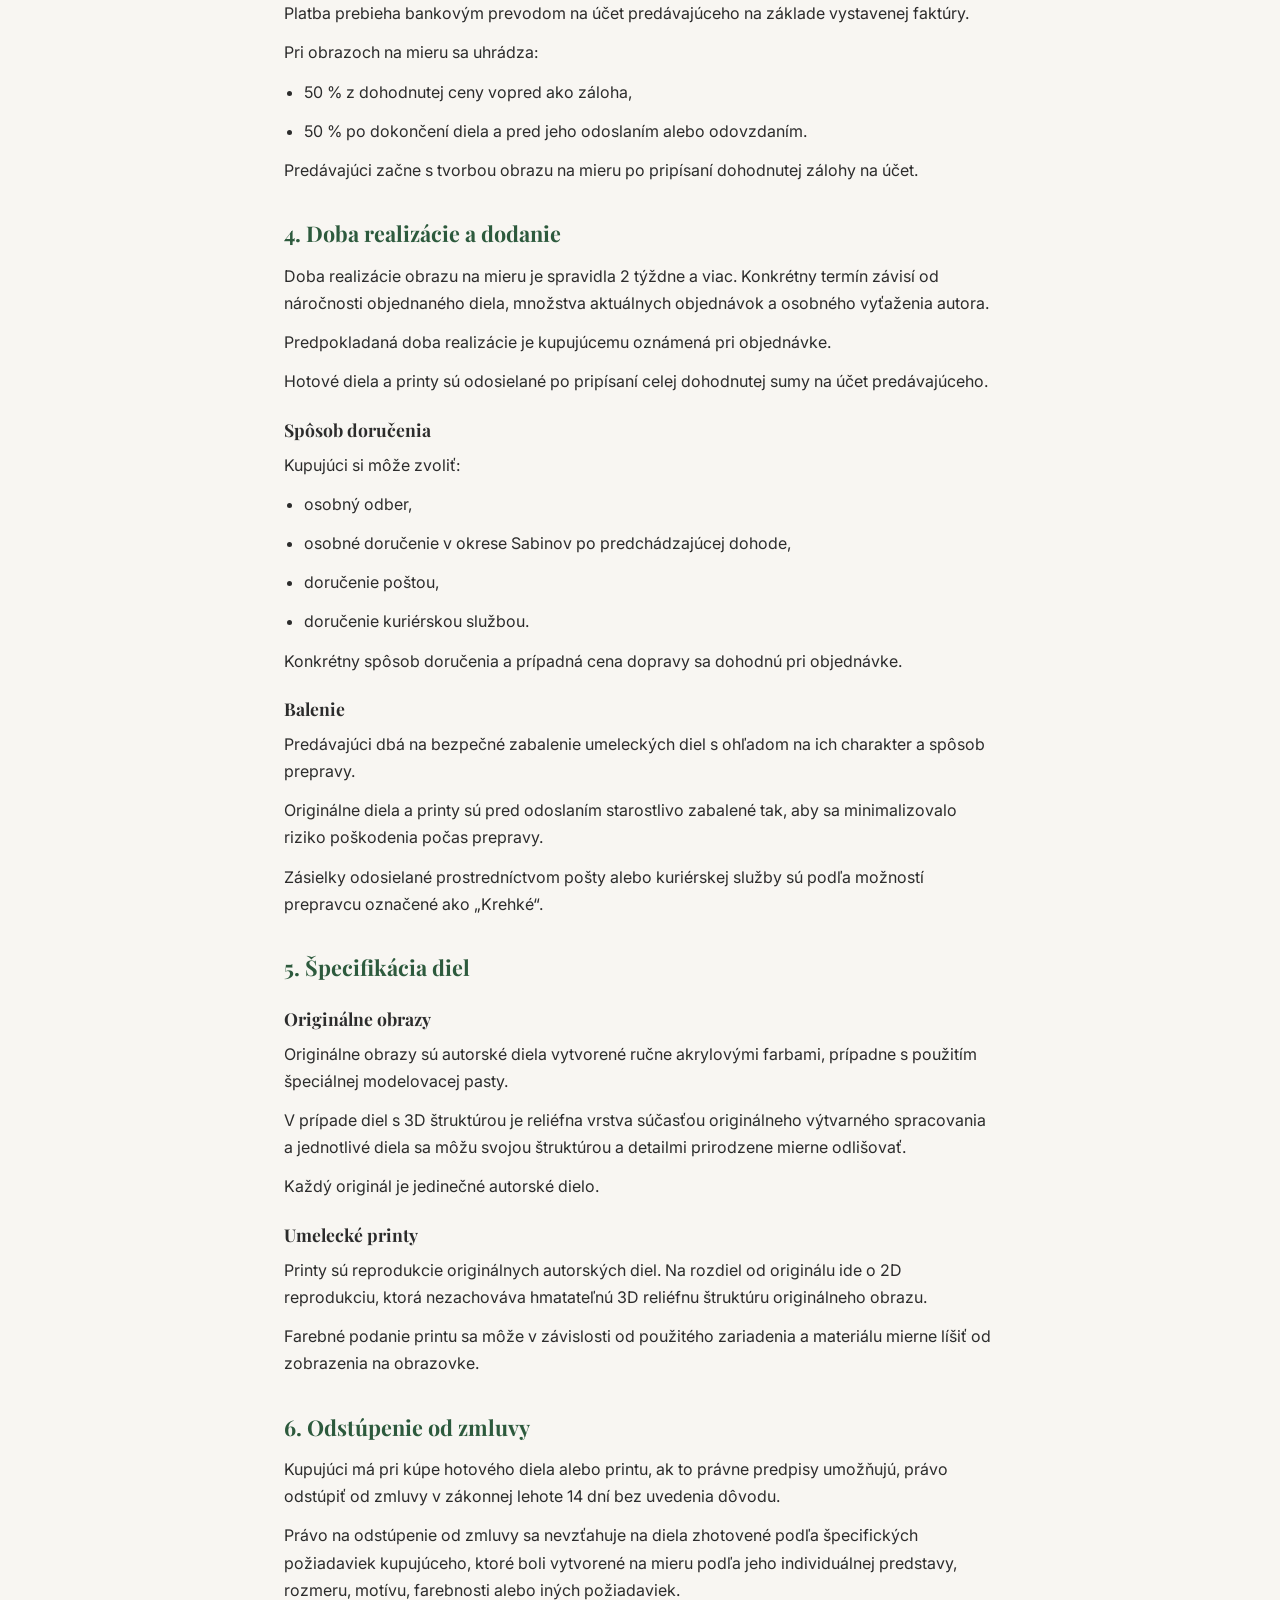
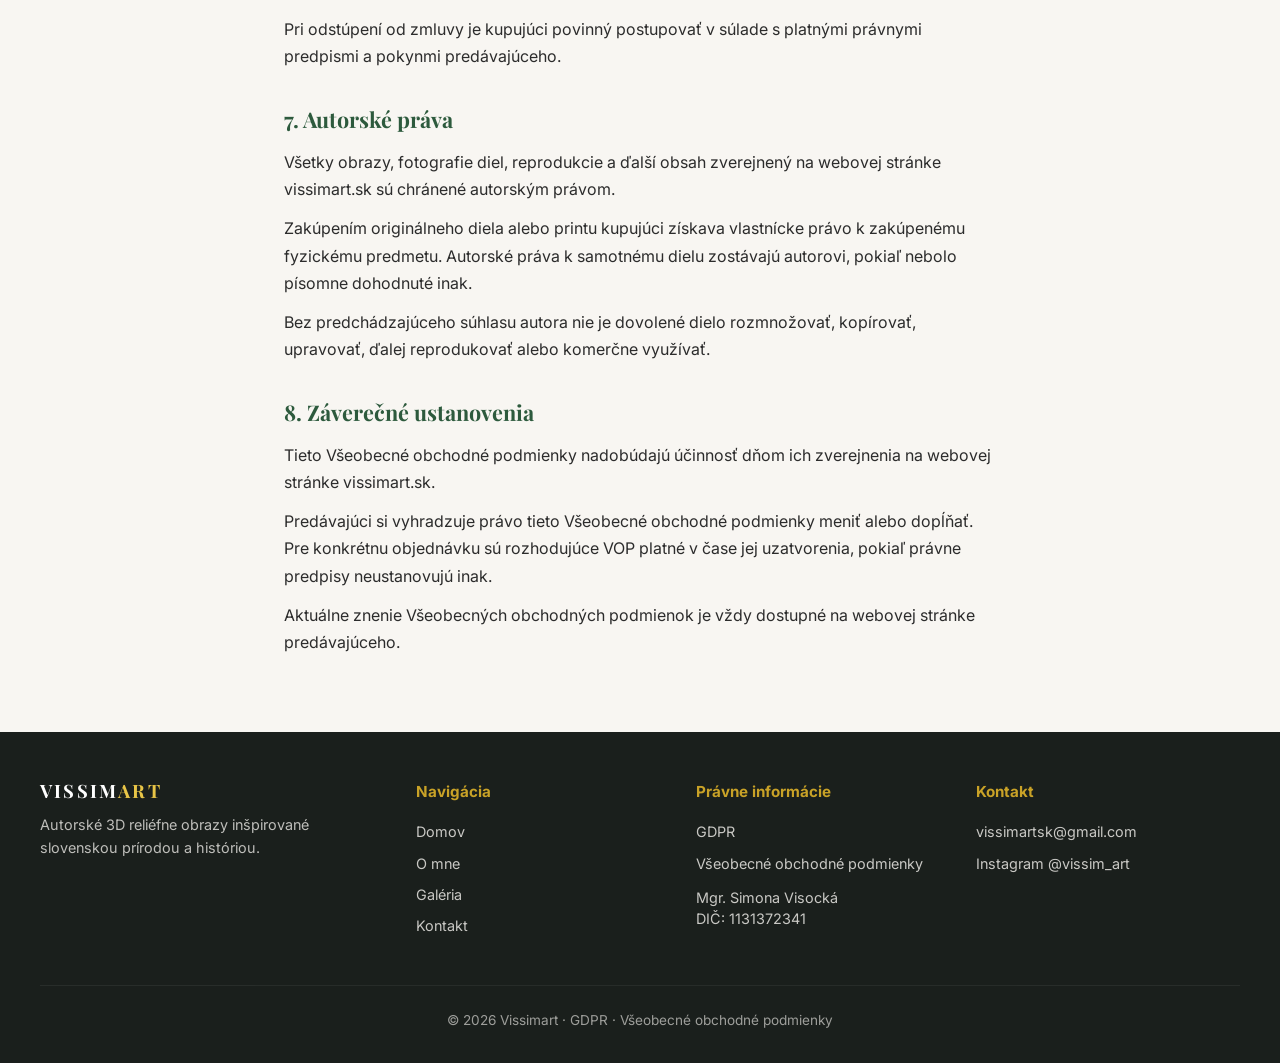
<file: vop.html>
<!DOCTYPE html>
<html lang="sk">
<head>
  <meta charset="UTF-8">
  <meta name="viewport" content="width=device-width, initial-scale=1.0">
  <title>Všeobecné obchodné podmienky – Vissimart</title>
  <link rel="preconnect" href="https://fonts.googleapis.com">
  <link rel="preconnect" href="https://fonts.gstatic.com" crossorigin>
  <link href="https://fonts.googleapis.com/css2?family=Inter:wght@400;500;600;700&family=Playfair+Display:ital,wght@0,600;0,700;1,400&display=swap" rel="stylesheet">
  <link rel="icon" href="favicon.svg">
  <link rel="stylesheet" href="css/styles.css?v=156">
</head>
<body class="lang-sk">
  <header class="site-header">
    <div class="header-inner">
      <a href="index.html" class="logo">VISSIM<span class="logo-art">ART</span></a>
      <button class="menu-toggle" aria-label="Menu">☰</button>
            <nav class="nav">
        <a href="index.html" class="active"><span data-lang="sk">Domov</span><span data-lang="en">Home</span></a>
        <a href="about.html"><span data-lang="sk">O mne</span><span data-lang="en">About</span></a>
        <a href="gallery.html"><span data-lang="sk">Galéria</span><span data-lang="en">Gallery</span></a>
        <a href="custom.html"><span data-lang="sk">Na mieru</span><span data-lang="en">Custom</span></a>
        <a href="prints.html"><span data-lang="sk">Printy</span><span data-lang="en">Prints</span></a>
      </nav>
      <div class="lang-switch">
        <button type="button" class="lang-btn active" data-set-lang="sk">SK</button>
        <button type="button" class="lang-btn" data-set-lang="en">EN</button>
      </div>
    </div>
  </header>
<article class="legal">
    <h1><span data-lang="sk">Všeobecné obchodné podmienky</span><span data-lang="en">Terms and conditions</span></h1>
    <p class="legal-date"><span data-lang="sk">Dátum účinnosti: 23. 8. 2026</span><span data-lang="en">Effective date: 23. 8. 2026</span></p>
    <p><span data-lang="sk">Tieto Všeobecné obchodné podmienky upravujú vzťahy medzi predávajúcim a kupujúcim pri predaji autorských diel a umeleckých printov prostredníctvom webovej stránky vissimart.sk.</span><span data-lang="en">These Terms and Conditions govern the relationship between the seller and the buyer in the sale of original artworks and art prints through the website vissimart.sk.</span></p>
    <section><h2><span data-lang="sk">1. Základné ustanovenia</span><span data-lang="en">1. Basic provisions</span></h2><h3><span data-lang="sk">Predávajúci / Autor</span><span data-lang="en">Seller / Author</span></h3><ul><li><span data-lang="sk">Mgr. Simona Visocká</span><span data-lang="en">Mgr. Simona Visocká</span></li><li><span data-lang="sk">DIČ: 1131372341</span><span data-lang="en">Tax ID (DIČ): 1131372341</span></li><li><span data-lang="sk">E-mail: vissimartsk@gmail.com</span><span data-lang="en">E-mail: vissimartsk@gmail.com</span></li></ul><p><span data-lang="sk">Predávajúci vykonáva svoju činnosť ako autor v režime slobodného povolania podľa Autorského zákona. Predávajúci nie je platiteľom DPH.</span><span data-lang="en">The seller carries out her activity as an author in the regime of a liberal profession under the Copyright Act. The seller is not a VAT payer.</span></p><p><span data-lang="sk">Kupujúcim je fyzická alebo právnická osoba, ktorá si objedná dielo alebo print prostredníctvom webovej stránky alebo e-mailom.</span><span data-lang="en">The buyer is a natural or legal person who orders a work or a print via the website or by e-mail.</span></p></section>
<section><h2><span data-lang="sk">2. Objednávka a uzatvorenie zmluvy</span><span data-lang="en">2. Order and conclusion of the contract</span></h2><p><span data-lang="sk">Kupujúci si môže objednať hotové dielo alebo print prostredníctvom kontaktného formulára na webovej stránke alebo e-mailom.</span><span data-lang="en">The buyer may order a finished work or a print via the contact form on the website or by e-mail.</span></p><p><span data-lang="sk">Po prijatí objednávky predávajúci kupujúcemu potvrdí dostupnosť diela a dohodne s ním spôsob platby a doručenia. Následne predávajúci zašle kupujúcemu faktúru vo formáte PDF s údajmi potrebnými na úhradu.</span><span data-lang="en">After receiving the order, the seller confirms availability and agrees payment and delivery with the buyer. The seller then sends a PDF invoice with the details needed for payment.</span></p><h3><span data-lang="sk">Objednávka obrazu na mieru</span><span data-lang="en">Custom painting order</span></h3><p><span data-lang="sk">Obraz na mieru vzniká na základe individuálnej dohody medzi predávajúcim a kupujúcim. Pred začatím tvorby sa dohodne najmä námet, rozmer, spôsob spracovania, farebnosť, prípadná 3D štruktúra, cena a predpokladaná doba realizácie.</span><span data-lang="en">A custom painting is created by individual agreement between seller and buyer. Before work starts, the parties agree in particular the motif, size, technique, colour, any 3D structure, price and expected completion time.</span></p><p><span data-lang="sk">Cena obrazu na mieru sa určuje individuálne podľa jeho rozmeru, náročnosti a množstva detailov.</span><span data-lang="en">The price of a custom painting is set individually according to size, complexity and amount of detail.</span></p><p><span data-lang="sk">Pri objednávke obrazu na mieru predávajúci vystaví zálohovú faktúru vo výške 50 % z dohodnutej ceny diela.</span><span data-lang="en">For a custom painting the seller issues a deposit invoice for 50% of the agreed price.</span></p><p><span data-lang="sk">Záväzná objednávka vzniká po pripísaní zálohy na účet predávajúceho.</span><span data-lang="en">The order becomes binding once the deposit is credited to the seller’s account.</span></p><p><span data-lang="sk">Zvyšných 50 % z dohodnutej ceny sa uhrádza po dokončení diela a pred jeho odoslaním alebo osobným odovzdaním kupujúcemu.</span><span data-lang="en">The remaining 50% of the agreed price is paid after the work is finished and before it is dispatched or handed over in person.</span></p><p><span data-lang="sk">Počas tvorby môže predávajúci kupujúcemu priebežne zasielať fotografie vznikajúceho diela. V prípade potreby je možné po dohode doladiť vybrané detaily tak, aby výsledné dielo čo najviac zodpovedalo dohodnutej predstave.</span><span data-lang="en">During creation the seller may send progress photos. Selected details may be adjusted by agreement so the finished work matches the agreed idea as closely as possible.</span></p><p><span data-lang="sk">Po dokončení diela predávajúci zašle kupujúcemu fotografiu hotového obrazu na odsúhlasenie. Po jeho odsúhlasení a úhrade zostávajúcej časti ceny je dielo pripravené na odovzdanie alebo odoslanie.</span><span data-lang="en">When the work is finished the seller sends a photo of the completed painting for approval. After approval and payment of the remaining amount, the work is ready for handover or dispatch.</span></p></section>
<section><h2><span data-lang="sk">3. Cena a platobné podmienky</span><span data-lang="en">3. Price and payment terms</span></h2><p><span data-lang="sk">Cena jednotlivých originálnych diel a printov je uvedená pri konkrétnom produkte na webovej stránke, prípadne je kupujúcemu oznámená individuálne pri objednávke.</span><span data-lang="en">The price of each original work and print is shown with the product on the website, or is communicated individually when ordering.</span></p><p><span data-lang="sk">Pri dielach na mieru sa cena určuje individuálne podľa rozmeru, náročnosti a množstva detailov.</span><span data-lang="en">For custom works the price is set individually according to size, complexity and amount of detail.</span></p><p><span data-lang="sk">Platba prebieha bankovým prevodom na účet predávajúceho na základe vystavenej faktúry.</span><span data-lang="en">Payment is by bank transfer to the seller’s account on the basis of an issued invoice.</span></p><p><span data-lang="sk">Pri obrazoch na mieru sa uhrádza:</span><span data-lang="en">For custom paintings the following is paid:</span></p><ul><li><span data-lang="sk">50 % z dohodnutej ceny vopred ako záloha,</span><span data-lang="en">50% of the agreed price in advance as a deposit,</span></li><li><span data-lang="sk">50 % po dokončení diela a pred jeho odoslaním alebo odovzdaním.</span><span data-lang="en">50% after the work is finished and before dispatch or handover.</span></li></ul><p><span data-lang="sk">Predávajúci začne s tvorbou obrazu na mieru po pripísaní dohodnutej zálohy na účet.</span><span data-lang="en">The seller starts work on a custom painting after the agreed deposit is credited to the account.</span></p></section>
<section><h2><span data-lang="sk">4. Doba realizácie a dodanie</span><span data-lang="en">4. Production time and delivery</span></h2><p><span data-lang="sk">Doba realizácie obrazu na mieru je spravidla 2 týždne a viac. Konkrétny termín závisí od náročnosti objednaného diela, množstva aktuálnych objednávok a osobného vyťaženia autora.</span><span data-lang="en">Production time for a custom painting is typically 2 weeks or more. The specific date depends on the complexity of the work, current orders and the author’s capacity.</span></p><p><span data-lang="sk">Predpokladaná doba realizácie je kupujúcemu oznámená pri objednávke.</span><span data-lang="en">The expected production time is communicated to the buyer when ordering.</span></p><p><span data-lang="sk">Hotové diela a printy sú odosielané po pripísaní celej dohodnutej sumy na účet predávajúceho.</span><span data-lang="en">Finished works and prints are dispatched after the full agreed amount is credited to the seller’s account.</span></p><h3><span data-lang="sk">Spôsob doručenia</span><span data-lang="en">Delivery method</span></h3><p><span data-lang="sk">Kupujúci si môže zvoliť:</span><span data-lang="en">The buyer may choose:</span></p><ul><li><span data-lang="sk">osobný odber,</span><span data-lang="en">personal collection,</span></li><li><span data-lang="sk">osobné doručenie v okrese Sabinov po predchádzajúcej dohode,</span><span data-lang="en">personal delivery in the Sabinov district by prior arrangement,</span></li><li><span data-lang="sk">doručenie poštou,</span><span data-lang="en">delivery by post,</span></li><li><span data-lang="sk">doručenie kuriérskou službou.</span><span data-lang="en">delivery by courier.</span></li></ul><p><span data-lang="sk">Konkrétny spôsob doručenia a prípadná cena dopravy sa dohodnú pri objednávke.</span><span data-lang="en">The specific delivery method and any shipping cost are agreed when ordering.</span></p><h3><span data-lang="sk">Balenie</span><span data-lang="en">Packaging</span></h3><p><span data-lang="sk">Predávajúci dbá na bezpečné zabalenie umeleckých diel s ohľadom na ich charakter a spôsob prepravy.</span><span data-lang="en">The seller takes care to pack artworks safely with regard to their character and the method of transport.</span></p><p><span data-lang="sk">Originálne diela a printy sú pred odoslaním starostlivo zabalené tak, aby sa minimalizovalo riziko poškodenia počas prepravy.</span><span data-lang="en">Originals and prints are carefully packed before dispatch to minimise the risk of damage in transit.</span></p><p><span data-lang="sk">Zásielky odosielané prostredníctvom pošty alebo kuriérskej služby sú podľa možností prepravcu označené ako „Krehké“.</span><span data-lang="en">Shipments sent by post or courier are marked “Fragile” where the carrier allows it.</span></p></section>
<section><h2><span data-lang="sk">5. Špecifikácia diel</span><span data-lang="en">5. Specification of works</span></h2><h3><span data-lang="sk">Originálne obrazy</span><span data-lang="en">Original paintings</span></h3><p><span data-lang="sk">Originálne obrazy sú autorské diela vytvorené ručne akrylovými farbami, prípadne s použitím špeciálnej modelovacej pasty.</span><span data-lang="en">Original paintings are authorial works created by hand with acrylic paints, and where applicable with special modeling paste.</span></p><p><span data-lang="sk">V prípade diel s 3D štruktúrou je reliéfna vrstva súčasťou originálneho výtvarného spracovania a jednotlivé diela sa môžu svojou štruktúrou a detailmi prirodzene mierne odlišovať.</span><span data-lang="en">For works with 3D structure, the relief layer is part of the original artistic treatment, and individual pieces may naturally differ slightly in structure and detail.</span></p><p><span data-lang="sk">Každý originál je jedinečné autorské dielo.</span><span data-lang="en">Each original is a unique authorial work.</span></p><h3><span data-lang="sk">Umelecké printy</span><span data-lang="en">Art prints</span></h3><p><span data-lang="sk">Printy sú reprodukcie originálnych autorských diel. Na rozdiel od originálu ide o 2D reprodukciu, ktorá nezachováva hmatateľnú 3D reliéfnu štruktúru originálneho obrazu.</span><span data-lang="en">Prints are reproductions of original authorial works. Unlike the original, a print is a 2D reproduction and does not preserve the tactile 3D relief of the original painting.</span></p><p><span data-lang="sk">Farebné podanie printu sa môže v závislosti od použitého zariadenia a materiálu mierne líšiť od zobrazenia na obrazovke.</span><span data-lang="en">The colour of a print may differ slightly from the on-screen image depending on the device and material used.</span></p></section>
<section><h2><span data-lang="sk">6. Odstúpenie od zmluvy</span><span data-lang="en">6. Withdrawal from the contract</span></h2><p><span data-lang="sk">Kupujúci má pri kúpe hotového diela alebo printu, ak to právne predpisy umožňujú, právo odstúpiť od zmluvy v zákonnej lehote 14 dní bez uvedenia dôvodu.</span><span data-lang="en">When buying a finished work or print, the buyer has, where the law allows, the right to withdraw from the contract within the statutory 14-day period without giving a reason.</span></p><p><span data-lang="sk">Právo na odstúpenie od zmluvy sa nevzťahuje na diela zhotovené podľa špecifických požiadaviek kupujúceho, ktoré boli vytvorené na mieru podľa jeho individuálnej predstavy, rozmeru, motívu, farebnosti alebo iných požiadaviek.</span><span data-lang="en">The right of withdrawal does not apply to works made to the buyer’s specific requirements, created to order according to their individual idea, size, motif, colour or other requests.</span></p><p><span data-lang="sk">Pri odstúpení od zmluvy je kupujúci povinný postupovať v súlade s platnými právnymi predpismi a pokynmi predávajúceho.</span><span data-lang="en">When withdrawing from the contract the buyer must follow applicable law and the seller’s instructions.</span></p></section>
<section><h2><span data-lang="sk">7. Autorské práva</span><span data-lang="en">7. Copyright</span></h2><p><span data-lang="sk">Všetky obrazy, fotografie diel, reprodukcie a ďalší obsah zverejnený na webovej stránke vissimart.sk sú chránené autorským právom.</span><span data-lang="en">All paintings, photographs of works, reproductions and other content published on vissimart.sk are protected by copyright.</span></p><p><span data-lang="sk">Zakúpením originálneho diela alebo printu kupujúci získava vlastnícke právo k zakúpenému fyzickému predmetu. Autorské práva k samotnému dielu zostávajú autorovi, pokiaľ nebolo písomne dohodnuté inak.</span><span data-lang="en">By purchasing an original work or print the buyer acquires ownership of the physical object. Copyright in the work itself remains with the author unless otherwise agreed in writing.</span></p><p><span data-lang="sk">Bez predchádzajúceho súhlasu autora nie je dovolené dielo rozmnožovať, kopírovať, upravovať, ďalej reprodukovať alebo komerčne využívať.</span><span data-lang="en">Without the author’s prior consent the work may not be copied, reproduced, adapted, further reproduced or used commercially.</span></p></section>
<section><h2><span data-lang="sk">8. Záverečné ustanovenia</span><span data-lang="en">8. Final provisions</span></h2><p><span data-lang="sk">Tieto Všeobecné obchodné podmienky nadobúdajú účinnosť dňom ich zverejnenia na webovej stránke vissimart.sk.</span><span data-lang="en">These Terms and Conditions take effect on the day they are published on vissimart.sk.</span></p><p><span data-lang="sk">Predávajúci si vyhradzuje právo tieto Všeobecné obchodné podmienky meniť alebo dopĺňať. Pre konkrétnu objednávku sú rozhodujúce VOP platné v čase jej uzatvorenia, pokiaľ právne predpisy neustanovujú inak.</span><span data-lang="en">The seller reserves the right to amend these Terms and Conditions. For a given order the terms in force at the time it is concluded apply, unless the law provides otherwise.</span></p><p><span data-lang="sk">Aktuálne znenie Všeobecných obchodných podmienok je vždy dostupné na webovej stránke predávajúceho.</span><span data-lang="en">The current wording of the Terms and Conditions is always available on the seller’s website.</span></p></section>
  </article>
  <footer class="site-footer">
    <div class="footer-inner footer-grid-4">
      <div class="footer-brand">
        <a href="index.html" class="logo">VISSIM<span class="logo-art">ART</span></a>
        <p>
          <span data-lang="sk">Autorské 3D reliéfne obrazy inšpirované slovenskou prírodou a históriou.</span>
          <span data-lang="en">Original 3D relief paintings inspired by Slovak nature and history.</span>
        </p>
      </div>
      <div class="footer-links">
        <h4><span data-lang="sk">Navigácia</span><span data-lang="en">Navigation</span></h4>
        <a href="index.html"><span data-lang="sk">Domov</span><span data-lang="en">Home</span></a>
        <a href="about.html"><span data-lang="sk">O mne</span><span data-lang="en">About</span></a>
        <a href="gallery.html"><span data-lang="sk">Galéria</span><span data-lang="en">Gallery</span></a>
        <a href="contact.html"><span data-lang="sk">Kontakt</span><span data-lang="en">Contact</span></a>
      </div>
      <div class="footer-links">
        <h4><span data-lang="sk">Právne informácie</span><span data-lang="en">Legal</span></h4>
        <a href="gdpr.html">GDPR</a>
        <a href="vop.html"><span data-lang="sk">Všeobecné obchodné podmienky</span><span data-lang="en">Terms and conditions</span></a>
        <p class="footer-legal-id">Mgr. Simona Visocká<br>DIČ: 1131372341</p>
      </div>
      <div class="footer-links">
        <h4><span data-lang="sk">Kontakt</span><span data-lang="en">Contact</span></h4>
        <a href="mailto:vissimartsk@gmail.com">vissimartsk@gmail.com</a>
        <a href="https://www.instagram.com/vissim_art/" target="_blank" rel="noopener">Instagram @vissim_art</a>
      </div>
    </div>
    <div class="footer-bottom">
      © 2026 Vissimart · <a href="gdpr.html">GDPR</a> · <a href="vop.html"><span data-lang="sk">Všeobecné obchodné podmienky</span><span data-lang="en">Terms and conditions</span></a>
    </div>
  </footer>
  <div class="cookie-banner" id="cookie-banner" hidden>
    <p>
      <span data-lang="sk">Ukladáme len nevyhnutné údaje: jazyk a vaše správy z formulára. Marketingové cookies nepoužívame.</span>
      <span data-lang="en">We only store what is necessary: language and your form messages. We do not use marketing cookies.</span>
      <a href="gdpr.html">GDPR</a>
    </p>
    <button type="button" class="btn" id="cookie-ok"><span data-lang="sk">Rozumiem</span><span data-lang="en">I understand</span></button>
  </div>
  <script src="js/script.js?v=156"></script>
</body>
</html>
</file>
<file: css/styles.css>
/* Vissimart – Elegant bilingual art portfolio */
:root {
  --color-bg: #f8f6f2;
  --color-bg-dark: #1a1f1c;
  --color-text: #2c2c2c;
  --color-text-light: #f5f3ef;
  --color-accent: #2d5a3d;
  --color-accent-hover: #1e3d2a;
  --color-gold: #c9a227;
  --color-muted: #6b6b6b;
  --color-card: #ffffff;
  --color-border: #e5e0d8;
  --font-serif: 'Playfair Display', Georgia, serif;
  --font-sans: 'Inter', system-ui, -apple-system, sans-serif;
  --shadow: 0 4px 20px rgba(0,0,0,0.08);
  --radius: 12px;
  --transition: 0.3s ease;
}

* {
  margin: 0;
  padding: 0;
  box-sizing: border-box;
}

html {
  scroll-behavior: smooth;
}

body {
  font-family: var(--font-sans);
  background: var(--color-bg);
  color: var(--color-text);
  line-height: 1.6;
  min-height: 100vh;
  display: flex;
  flex-direction: column;
}

/* Language visibility — never hide the SK/EN buttons themselves */
span[data-lang="en"],
p[data-lang="en"],
a [data-lang="en"],
h1 [data-lang="en"],
h2 [data-lang="en"],
h3 [data-lang="en"],
h4 [data-lang="en"],
li [data-lang="en"],
label [data-lang="en"],
button:not(.lang-btn) [data-lang="en"] { display: none; }
body.lang-en span[data-lang="sk"],
body.lang-en p[data-lang="sk"],
body.lang-en a [data-lang="sk"],
body.lang-en h1 [data-lang="sk"],
body.lang-en h2 [data-lang="sk"],
body.lang-en h3 [data-lang="sk"],
body.lang-en h4 [data-lang="sk"],
body.lang-en li [data-lang="sk"],
body.lang-en label [data-lang="sk"],
body.lang-en button:not(.lang-btn) [data-lang="sk"] { display: none !important; }
body.lang-en span[data-lang="en"],
body.lang-en p[data-lang="en"],
body.lang-en a [data-lang="en"],
body.lang-en h1 [data-lang="en"],
body.lang-en h2 [data-lang="en"],
body.lang-en h3 [data-lang="en"],
body.lang-en h4 [data-lang="en"],
body.lang-en li [data-lang="en"],
body.lang-en label [data-lang="en"],
body.lang-en button:not(.lang-btn) [data-lang="en"] { display: inline; }
body.lang-en .block-en { display: block !important; }
body.lang-en .block-sk { display: none !important; }
.block-en { display: none; }
.block-sk { display: block; }

img {
  max-width: 100%;
  height: auto;
  display: block;
  -webkit-user-select: none;
  user-select: none;
  -webkit-user-drag: none;
  user-drag: none;
  -webkit-touch-callout: none;
}

.art-card-image img,
.art-thumbs img,
.prints-grid .art-card > img,
.about-image img,
.modal-image img {
  pointer-events: none;
}

.art-card-image::before,
.about-image::before,
.modal-image::before {
  content: '';
  position: absolute;
  inset: 0;
  z-index: 2;
  background: transparent;
}

.about-image {
  position: relative;
}

a {
  color: inherit;
  text-decoration: none;
  transition: var(--transition);
}

/* Header */
.site-header {
  background: var(--color-bg-dark);
  color: var(--color-text-light);
  padding: 0.45rem 0;
  position: sticky;
  top: 0;
  z-index: 1000;
  box-shadow: 0 2px 15px rgba(0,0,0,0.2);
}

.header-inner {
  max-width: 1200px;
  margin: 0 auto;
  padding: 0 1.5rem;
  display: flex;
  align-items: center;
  justify-content: flex-start;
  gap: 0.75rem;
}

.logo {
  display: flex;
  align-items: center;
  font-family: var(--font-serif);
  font-size: 1.45rem;
  font-weight: 700;
  letter-spacing: 0.14em;
  color: #fff;
  line-height: 1;
}

.logo-art {
  color: #e8c547;
}

.site-footer .logo {
  font-size: 1.15rem;
  letter-spacing: 0.12em;
}

.nav {
  display: flex;
  align-items: center;
  gap: 1.75rem;
  margin-left: auto;
}

.nav a {
  font-size: 0.95rem;
  font-weight: 500;
  opacity: 0.9;
  position: relative;
}

.nav a:hover,
.nav a.active {
  opacity: 1;
  color: var(--color-gold);
}

.nav a.active::after {
  content: '';
  position: absolute;
  bottom: -4px;
  left: 0;
  width: 100%;
  height: 2px;
  background: var(--color-gold);
}

.lang-switch {
  display: inline-flex !important;
  gap: 0.25rem;
  flex-shrink: 0;
  z-index: 5;
}

.lang-btn {
  display: inline-flex !important;
  align-items: center;
  justify-content: center;
  background: transparent;
  border: 1px solid rgba(255,255,255,0.4);
  color: var(--color-text-light);
  padding: 0.45rem 0.75rem;
  min-width: 48px;
  min-height: 40px;
  font-size: 0.8rem;
  font-weight: 700;
  border-radius: 999px;
  cursor: pointer;
  transition: var(--transition);
}

.lang-btn:hover,
.lang-btn.active {
  background: var(--color-gold);
  border-color: var(--color-gold);
  color: var(--color-bg-dark);
}

.menu-toggle {
  display: none;
  background: none;
  border: none;
  color: white;
  font-size: 1.5rem;
  cursor: pointer;
}

/* Hero */
.hero {
  background: linear-gradient(135deg, #1a1f1c 0%, #2d3a32 50%, #1a1f1c 100%);
  color: var(--color-text-light);
  padding: 5rem 1.5rem 6rem;
  text-align: center;
  position: relative;
  overflow: hidden;
}

.hero::before {
  content: '';
  position: absolute;
  inset: 0;
  background: url('data:image/svg+xml,<svg xmlns="http://www.w3.org/2000/svg" viewBox="0 0 100 100" opacity="0.05"><circle cx="20" cy="30" r="1.5" fill="white"/><circle cx="70" cy="20" r="1" fill="white"/><circle cx="40" cy="70" r="1.2" fill="white"/><circle cx="85" cy="60" r="0.8" fill="white"/></svg>');
  pointer-events: none;
}

.hero-content {
  max-width: 800px;
  margin: 0 auto;
  position: relative;
  z-index: 1;
}

.hero h1 {
  font-family: var(--font-serif);
  font-size: clamp(2.4rem, 6vw, 3.8rem);
  font-weight: 700;
  margin-bottom: 0.75rem;
  letter-spacing: -0.02em;
}

.hero-title {
  display: flex;
  justify-content: center;
  margin-bottom: 0.75rem;
}

.hero-logo {
  width: min(420px, 82vw);
  height: auto;
  margin: 0;
  display: block;
  pointer-events: none;
  -webkit-user-drag: none;
}

.hero .tagline {
  font-family: var(--font-serif);
  font-size: clamp(1.2rem, 3vw, 1.6rem);
  color: var(--color-gold);
  font-style: italic;
  margin-bottom: 1.5rem;
}

.hero p {
  font-size: 1.1rem;
  opacity: 0.9;
  max-width: 560px;
  margin: 0 auto 2rem;
}

.btn {
  display: inline-block;
  background: var(--color-gold);
  color: var(--color-bg-dark);
  padding: 0.85rem 1.8rem;
  font-weight: 600;
  font-size: 0.95rem;
  border-radius: 50px;
  border: none;
  cursor: pointer;
  transition: var(--transition);
}

.btn:hover {
  background: #e0b52e;
  transform: translateY(-2px);
  box-shadow: 0 6px 20px rgba(201,162,39,0.35);
}

.btn-outline {
  background: transparent;
  border: 2px solid var(--color-gold);
  color: var(--color-gold);
}

.btn-outline:hover {
  background: var(--color-gold);
  color: var(--color-bg-dark);
}

/* Sections */
.section {
  padding: 4.5rem 1.5rem;
}

.section-inner {
  max-width: 1200px;
  margin: 0 auto;
}

.section-title {
  font-family: var(--font-serif);
  font-size: clamp(1.8rem, 4vw, 2.5rem);
  text-align: center;
  margin-bottom: 0.5rem;
  color: var(--color-accent);
}

.section-subtitle {
  text-align: center;
  color: var(--color-muted);
  margin-bottom: 3rem;
  max-width: 600px;
  margin-left: auto;
  margin-right: auto;
}

/* Featured grid */
.featured-grid {
  display: grid;
  grid-template-columns: repeat(auto-fit, minmax(260px, 1fr));
  gap: 1.75rem;
  margin-top: 2rem;
}

.art-card {
  background: var(--color-card);
  border-radius: var(--radius);
  overflow: hidden;
  box-shadow: var(--shadow);
  transition: var(--transition);
  display: flex;
  flex-direction: column;
}

.art-card:hover {
  transform: translateY(-6px);
  box-shadow: 0 12px 30px rgba(0,0,0,0.12);
}

.art-card-image {
  aspect-ratio: 1 / 1;
  background: #1e2a22;
  position: relative;
  overflow: hidden;
}
.art-card-image img {
  width: 100%;
  height: 100%;
  object-fit: cover;
  display: block;
}

.art-thumbs {
  display: grid;
  grid-template-columns: repeat(5, 1fr);
  gap: 1px;
  background: var(--color-border);
}
.art-thumbs img {
  aspect-ratio: 1;
  width: 100%;
  height: 100%;
  object-fit: cover;
  display: block;
}

.art-card-image.sold::after {
  content: 'VYPREDANÉ / SOLD';
  position: absolute;
  top: 12px;
  right: 12px;
  background: rgba(0,0,0,0.75);
  color: white;
  font-size: 0.7rem;
  font-weight: 700;
  padding: 0.3rem 0.6rem;
  border-radius: 4px;
  letter-spacing: 0.05em;
  z-index: 3;
}

.art-card-body {
  padding: 1.25rem 1.4rem 1.5rem;
  flex: 1;
  display: flex;
  flex-direction: column;
}

.art-card h3 {
  font-family: var(--font-serif);
  font-size: 1.15rem;
  margin-bottom: 0.35rem;
  color: var(--color-text);
}

.art-card .meta {
  font-size: 0.85rem;
  color: var(--color-muted);
  margin-bottom: 0.75rem;
}

.art-card .price {
  font-weight: 700;
  color: var(--color-accent);
  margin-top: auto;
  font-size: 1.05rem;
}

.art-card .price.sold {
  color: var(--color-muted);
  text-decoration: line-through;
}

/* About */
.about-content {
  display: grid;
  grid-template-columns: 1fr 1.4fr;
  gap: 3rem;
  align-items: start;
}

.about-image {
  aspect-ratio: 3/4;
  border-radius: var(--radius);
  overflow: hidden;
}
.about-image img {
  width: 100%;
  height: 100%;
  object-fit: cover;
  display: block;
}

.about-text p {
  margin-bottom: 1.1rem;
  color: #3a3a3a;
}

.about-text p:last-child {
  margin-bottom: 0;
}

/* Gallery page */
.gallery-filters {
  display: flex;
  justify-content: center;
  gap: 0.75rem;
  flex-wrap: wrap;
  margin-bottom: 2.5rem;
}

.filter-btn {
  background: transparent;
  border: 1px solid var(--color-border);
  padding: 0.45rem 1.1rem;
  border-radius: 50px;
  font-size: 0.9rem;
  cursor: pointer;
  transition: var(--transition);
  color: var(--color-text);
}

.filter-btn:hover,
.filter-btn.active {
  background: var(--color-accent);
  border-color: var(--color-accent);
  color: white;
}

.gallery-grid {
  display: grid;
  grid-template-columns: repeat(auto-fill, minmax(280px, 1fr));
  gap: 2rem;
}

.prints-grid {
  display: grid;
  grid-template-columns: repeat(4, minmax(0, 1fr));
  gap: 1rem;
  margin-top: 1.5rem;
}
.prints-grid.cols-3 {
  grid-template-columns: repeat(3, minmax(0, 1fr));
}
.prints-grid .art-card {
  min-width: 0;
}
.prints-grid .art-card > img,
.prints-grid .art-card-image {
  aspect-ratio: 1 / 1;
  width: 100%;
  height: auto;
}
.prints-grid .art-card > img,
.prints-grid .art-card-image img {
  width: 100%;
  height: 100%;
  aspect-ratio: 1 / 1;
  object-fit: cover;
  display: block;
}
.prints-grid .art-card h3 {
  font-size: 0.95rem;
  line-height: 1.3;
  padding: 0.7rem 0.8rem 0.25rem;
  min-height: 3.4em;
  margin: 0;
}
.prints-grid .art-card .btn {
  margin: 0.4rem 0.8rem 0.9rem;
  font-size: 0.78rem;
  padding: 0.4rem 0.65rem;
  text-align: center;
}
@media (max-width: 900px) {
  .prints-grid { grid-template-columns: repeat(3, minmax(0, 1fr)); }
}
@media (max-width: 640px) {
  .prints-grid { grid-template-columns: repeat(2, minmax(0, 1fr)); gap: 0.75rem; }
}

/* Modal for artwork detail */
.modal-overlay {
  position: fixed;
  inset: 0;
  background: rgba(0,0,0,0.7);
  display: none;
  align-items: center;
  justify-content: center;
  z-index: 2000;
  padding: 1.5rem;
  overflow-y: auto;
}

.modal-overlay.open {
  display: flex;
}

.modal {
  background: white;
  border-radius: var(--radius);
  max-width: 900px;
  width: 100%;
  max-height: 90vh;
  overflow-y: auto;
  position: relative;
  display: grid;
  grid-template-columns: 1fr 1fr;
}

.modal-close {
  position: absolute;
  top: 1rem;
  right: 1rem;
  background: rgba(0,0,0,0.6);
  color: white;
  border: none;
  width: 36px;
  height: 36px;
  border-radius: 50%;
  font-size: 1.2rem;
  cursor: pointer;
  z-index: 10;
}

.modal-visual {
  display: flex;
  flex-direction: column;
  background: #1e2a22;
}

.modal-image {
  background: #1e2a22;
  min-height: 320px;
  overflow: hidden;
  position: relative;
}
.modal-image img {
  width: 100%;
  height: 100%;
  min-height: 320px;
  max-height: 520px;
  object-fit: cover;
  display: block;
}

.modal-nav {
  position: absolute;
  top: 50%;
  transform: translateY(-50%);
  width: 36px;
  height: 36px;
  border: none;
  border-radius: 50%;
  background: rgba(0,0,0,0.55);
  color: white;
  font-size: 1.4rem;
  cursor: pointer;
  z-index: 5;
}
.modal-nav.prev { left: 10px; }
.modal-nav.next { right: 10px; }

.modal-count {
  position: absolute;
  bottom: 12px;
  right: 12px;
  background: rgba(0,0,0,0.7);
  color: white;
  font-size: 0.75rem;
  padding: 0.25rem 0.6rem;
  border-radius: 999px;
  z-index: 3;
}

.modal-thumbs {
  display: grid;
  grid-template-columns: repeat(5, 1fr);
  gap: 4px;
  padding: 8px;
  background: #1e2a22;
}
.modal-thumbs img {
  aspect-ratio: 1;
  width: 100%;
  object-fit: cover;
  border-radius: 4px;
  cursor: pointer;
  opacity: 0.7;
  border: 2px solid transparent;
}
.modal-thumbs img.active {
  opacity: 1;
  border-color: var(--color-gold);
}

.modal-body {
  padding: 2rem;
}

.modal-body h2 {
  font-family: var(--font-serif);
  font-size: 1.6rem;
  margin-bottom: 0.5rem;
  color: var(--color-accent);
}

.modal-meta {
  font-size: 0.9rem;
  color: var(--color-muted);
  margin-bottom: 1.25rem;
}

.modal-body p {
  margin-bottom: 1rem;
  font-size: 0.95rem;
}

.modal-price {
  font-size: 1.3rem;
  font-weight: 700;
  color: var(--color-accent);
  margin: 1.5rem 0 1rem;
}

/* Contact / Commission */
.contact-grid {
  display: grid;
  grid-template-columns: 1fr 1fr;
  gap: 3rem;
}

.contact-info h3 {
  font-family: var(--font-serif);
  margin-bottom: 1rem;
  color: var(--color-accent);
}

.contact-info p,
.contact-info ul {
  margin-bottom: 1rem;
  color: #444;
}

.contact-info ul {
  padding-left: 1.2rem;
}

.contact-form {
  background: white;
  padding: 2rem;
  border-radius: var(--radius);
  box-shadow: var(--shadow);
}

.contact-form label {
  display: block;
  font-size: 0.9rem;
  font-weight: 500;
  margin-bottom: 1rem;
}

.contact-form input,
.contact-form textarea,
.contact-form select {
  width: 100%;
  margin-top: 0.4rem;
  padding: 0.75rem 1rem;
  border: 1px solid var(--color-border);
  border-radius: 8px;
  font-family: inherit;
  font-size: 0.95rem;
}

.contact-form .check {
  display: flex;
  gap: 0.6rem;
  align-items: flex-start;
  font-weight: 400;
}
.contact-form .check input { width: auto; margin-top: 0.25rem; }
.contact-form .hp {
  position: absolute;
  left: -9999px;
  height: 0;
  width: 0;
  opacity: 0;
}
.form-ok { margin-top: 1rem; color: var(--color-accent); }
.form-error { margin-top: 0.75rem; color: #9b2c2c; }

.form-group {
  margin-bottom: 1.25rem;
}

.form-group label {
  display: block;
  font-size: 0.9rem;
  font-weight: 500;
  margin-bottom: 0.4rem;
}

.form-group input,
.form-group textarea,
.form-group select {
  width: 100%;
  padding: 0.75rem 1rem;
  border: 1px solid var(--color-border);
  border-radius: 8px;
  font-family: inherit;
  font-size: 0.95rem;
  transition: var(--transition);
}

.form-group input:focus,
.form-group textarea:focus,
.form-group select:focus {
  outline: none;
  border-color: var(--color-accent);
  box-shadow: 0 0 0 3px rgba(45,90,61,0.15);
}

.form-group textarea {
  min-height: 140px;
  resize: vertical;
}

/* Footer */
.site-footer {
  background: var(--color-bg-dark);
  color: var(--color-text-light);
  padding: 3rem 1.5rem 2rem;
  margin-top: auto;
}

.footer-inner {
  max-width: 1200px;
  margin: 0 auto;
  display: grid;
  grid-template-columns: 2fr 1fr 1fr;
  gap: 2.5rem;
}

.footer-grid-4 {
  grid-template-columns: 1.4fr 1fr 1fr 1.1fr;
}

.footer-brand .logo {
  margin-bottom: 0.75rem;
  display: inline-block;
}

.footer-brand p {
  opacity: 0.75;
  font-size: 0.9rem;
  max-width: 300px;
}

.footer-links h4 {
  font-size: 0.95rem;
  margin-bottom: 1rem;
  color: var(--color-gold);
}

.footer-links a {
  display: block;
  opacity: 0.8;
  margin-bottom: 0.5rem;
  font-size: 0.9rem;
}

.footer-links a:hover {
  opacity: 1;
  color: var(--color-gold);
}

.footer-legal-id {
  margin: 0.85rem 0 0;
  font-size: 0.9rem;
  opacity: 0.8;
  line-height: 1.45;
  color: inherit;
}

.footer-bottom {
  max-width: 1200px;
  margin: 2.5rem auto 0;
  padding-top: 1.5rem;
  border-top: 1px solid rgba(255,255,255,0.1);
  text-align: center;
  font-size: 0.85rem;
  opacity: 0.6;
}

/* Responsive */
@media (max-width: 900px) {
  .about-content,
  .contact-grid,
  .modal {
    grid-template-columns: 1fr;
  }
  .modal-image {
    min-height: 250px;
  }
  .footer-inner,
  .footer-grid-4 {
    grid-template-columns: 1fr;
    gap: 2rem;
  }
}

@media (max-width: 700px) {
  .nav {
    display: none;
    position: absolute;
    top: 100%;
    left: 0;
    right: 0;
    margin-left: 0;
    background: var(--color-bg-dark);
    flex-direction: column;
    padding: 1.5rem;
    gap: 1rem;
    box-shadow: 0 10px 20px rgba(0,0,0,0.2);
  }
  .nav.open {
    display: flex;
  }
  .menu-toggle {
    display: block;
    margin-left: auto;
  }
  .hero {
    padding: 3.5rem 1.25rem 4.5rem;
  }
}

/* Utility */
.text-center { text-align: center; }
.mt-2 { margin-top: 2rem; }
.mb-2 { margin-bottom: 2rem; }
.note {
  font-size: 0.85rem;
  color: var(--color-muted);
  font-style: italic;
}

.legal {
  max-width: 760px;
  margin: 0 auto;
  padding: 3.5rem 1.5rem 4rem;
}
.legal h1 {
  font-family: var(--font-serif);
  font-size: 2.2rem;
  color: var(--color-accent);
  margin-bottom: 0.5rem;
}
.legal-date {
  color: var(--color-muted);
  font-size: 0.9rem;
  margin-bottom: 1.5rem;
}
.legal h2 {
  font-family: var(--font-serif);
  font-size: 1.35rem;
  color: var(--color-accent);
  margin: 2rem 0 0.75rem;
}
.legal h3 {
  font-family: var(--font-serif);
  font-size: 1.1rem;
  margin: 1.25rem 0 0.5rem;
}
.legal p, .legal li {
  margin-bottom: 0.75rem;
  line-height: 1.7;
}
.legal ul {
  padding-left: 1.25rem;
  margin-bottom: 0.75rem;
}

.cookie-banner {
  position: fixed;
  left: 1rem;
  bottom: 1rem;
  z-index: 3000;
  max-width: 22rem;
  background: #fff;
  color: var(--color-text);
  border: 1px solid var(--color-border);
  border-radius: 12px;
  padding: 1rem 1.1rem;
  box-shadow: var(--shadow);
}
.cookie-banner p { font-size: 0.88rem; margin-bottom: 0.75rem; }
.cookie-banner .btn { font-size: 0.85rem; padding: 0.45rem 1rem; }

.artwork-notice {
  margin-top: 1rem;
  font-size: 0.88rem;
  line-height: 1.5;
  color: var(--color-muted);
  border-left: 3px solid var(--color-gold);
  padding-left: 0.85rem;
}
</file>
